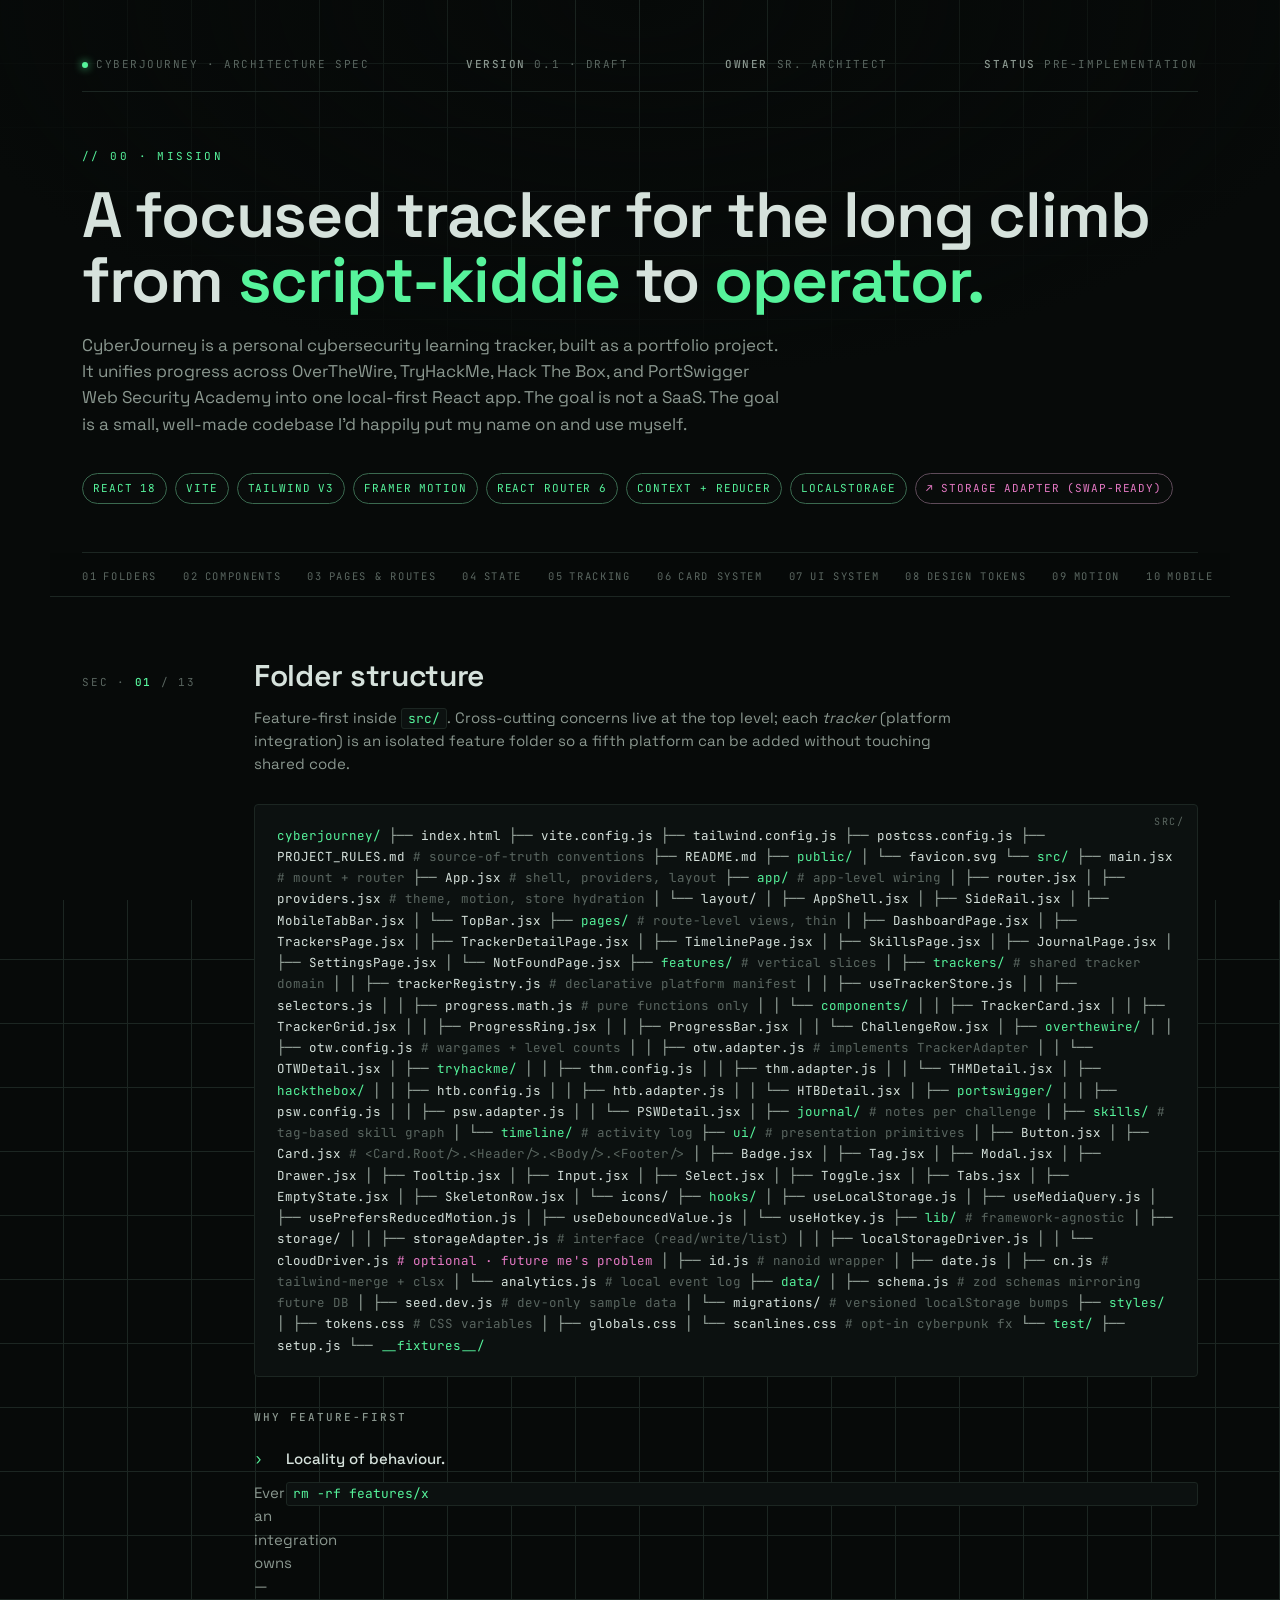
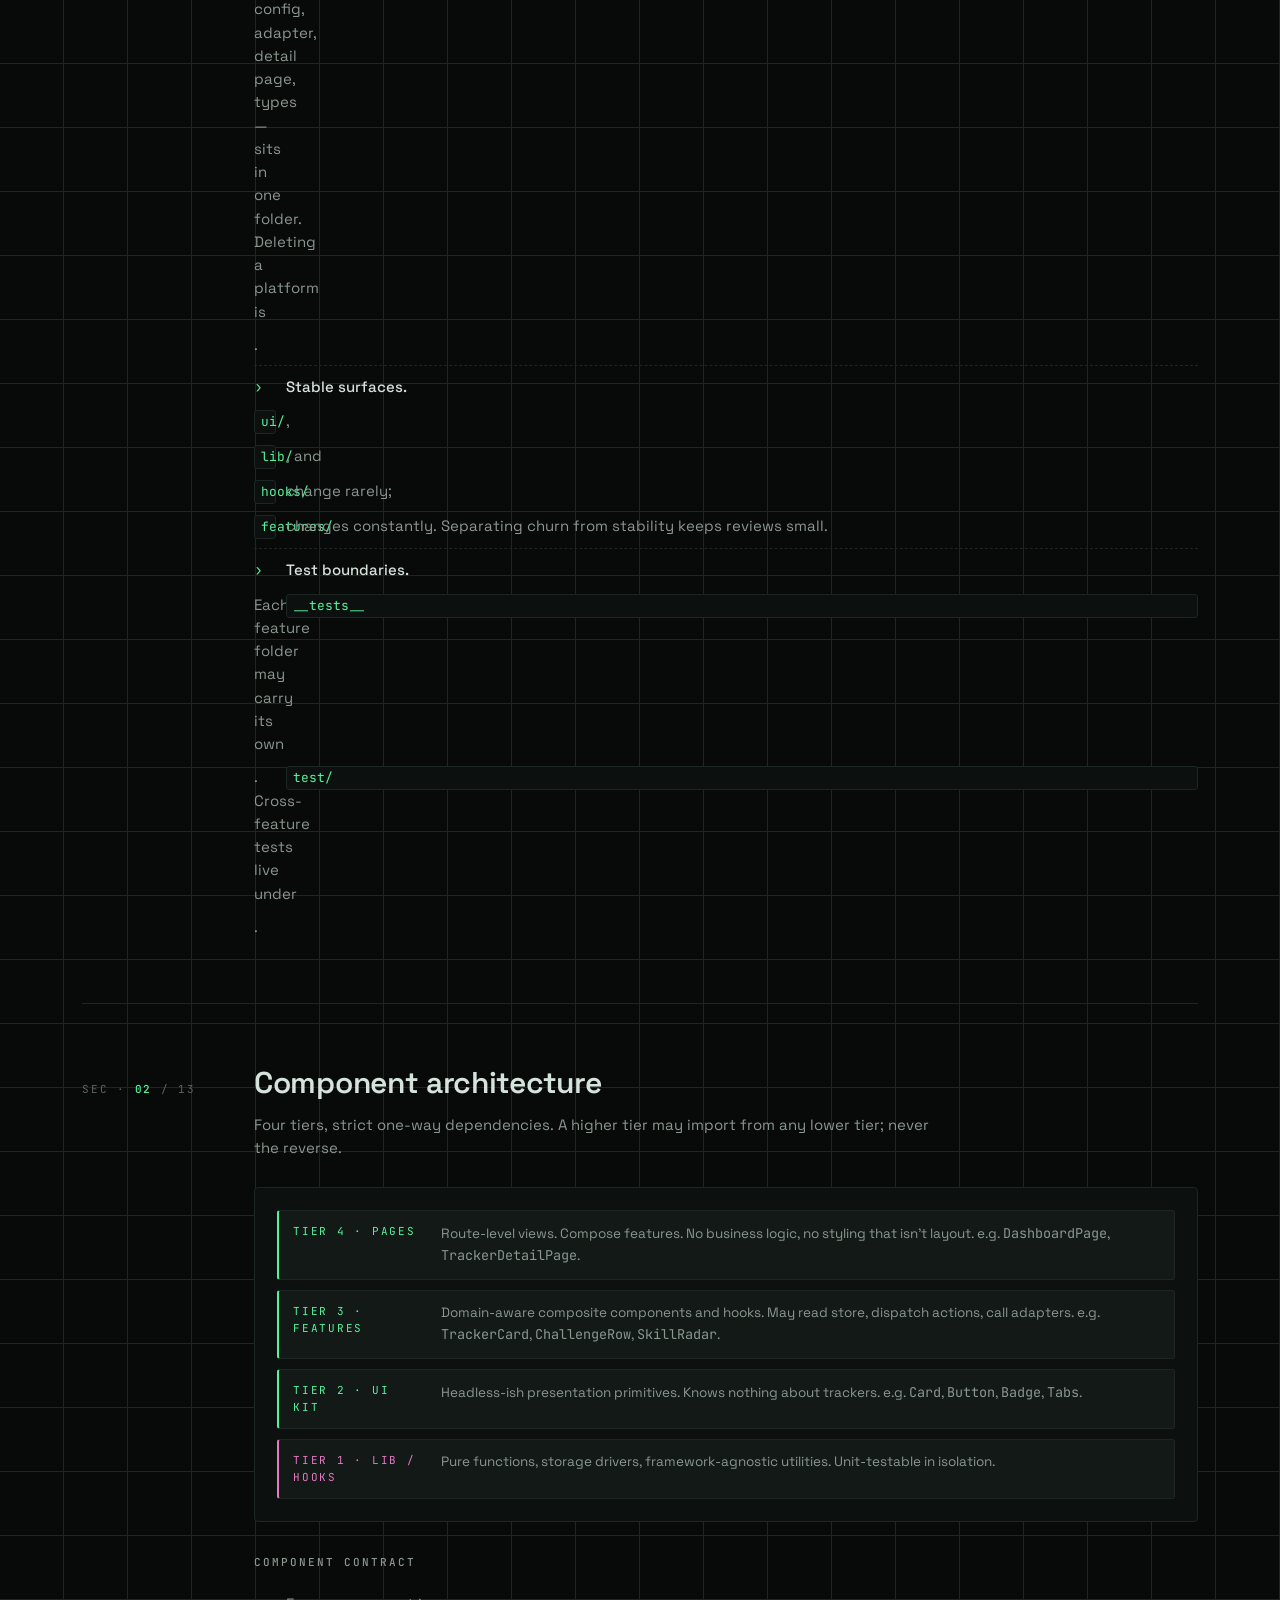
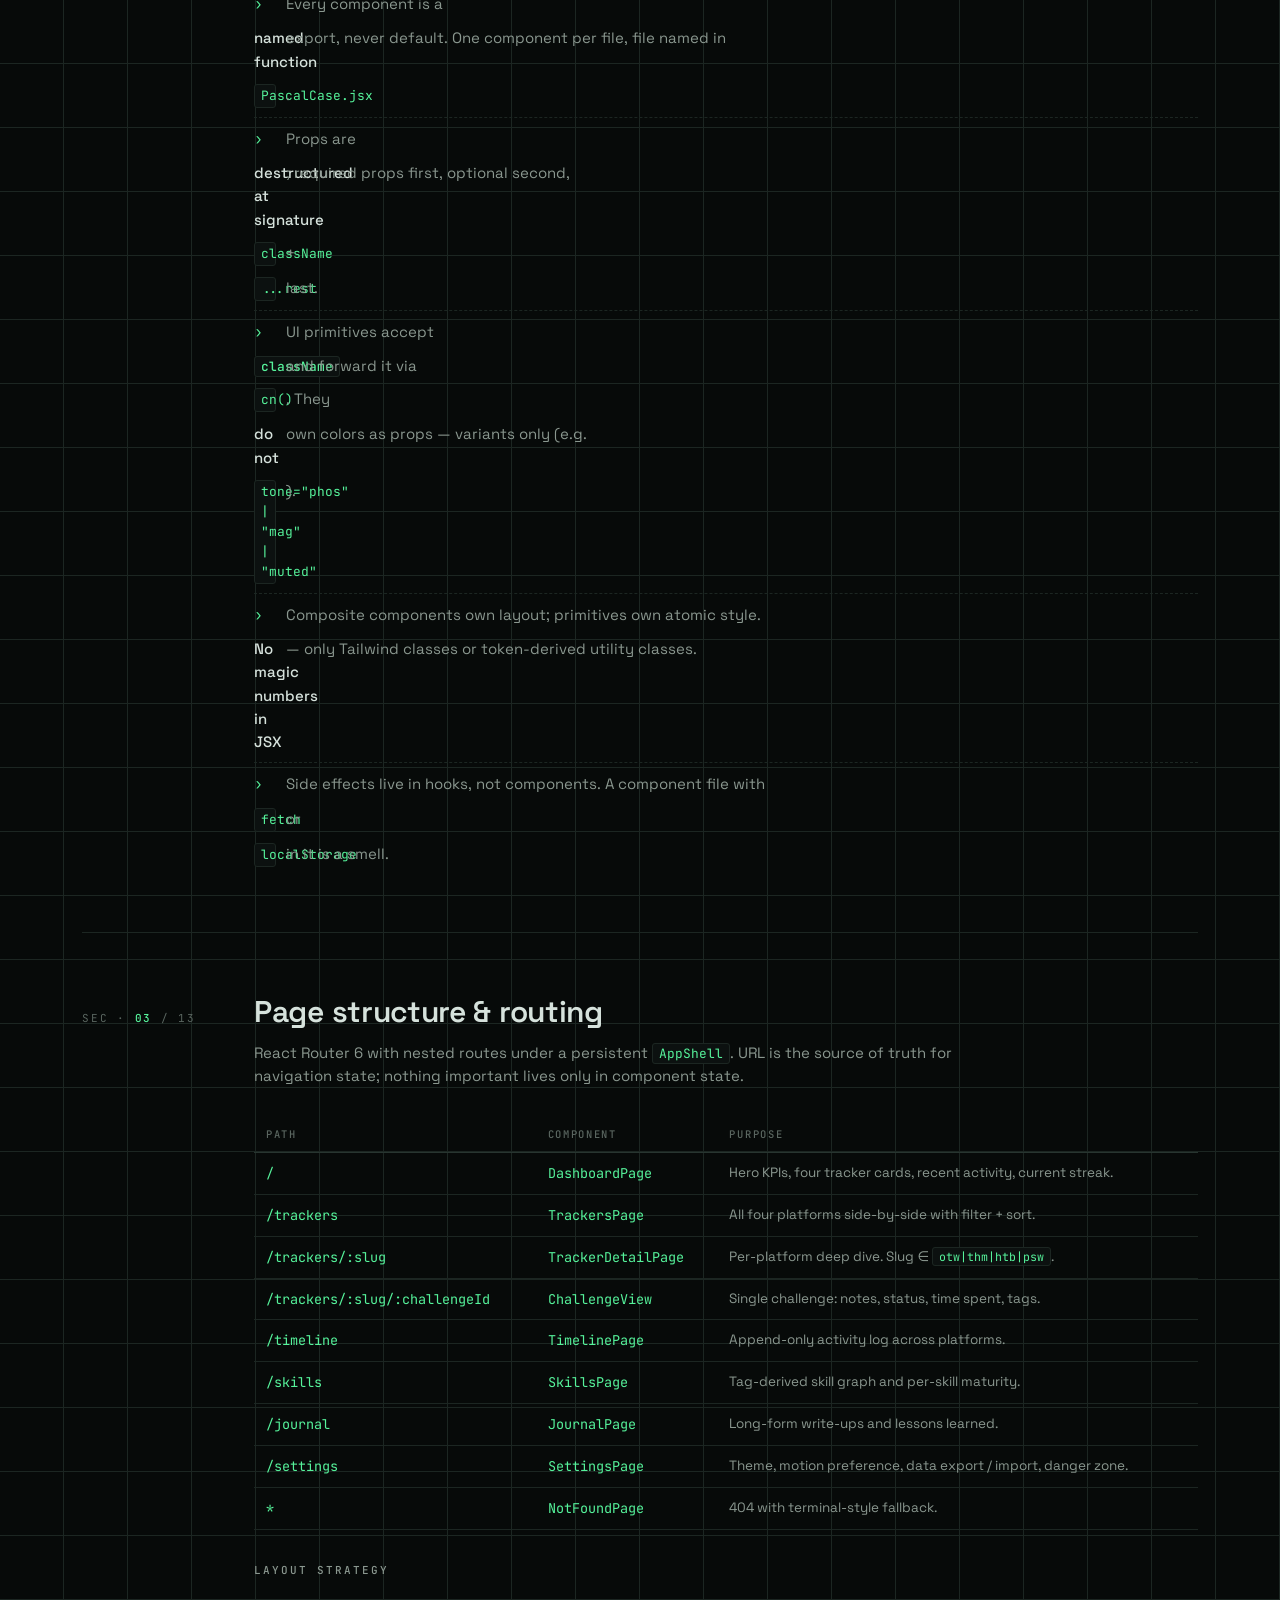
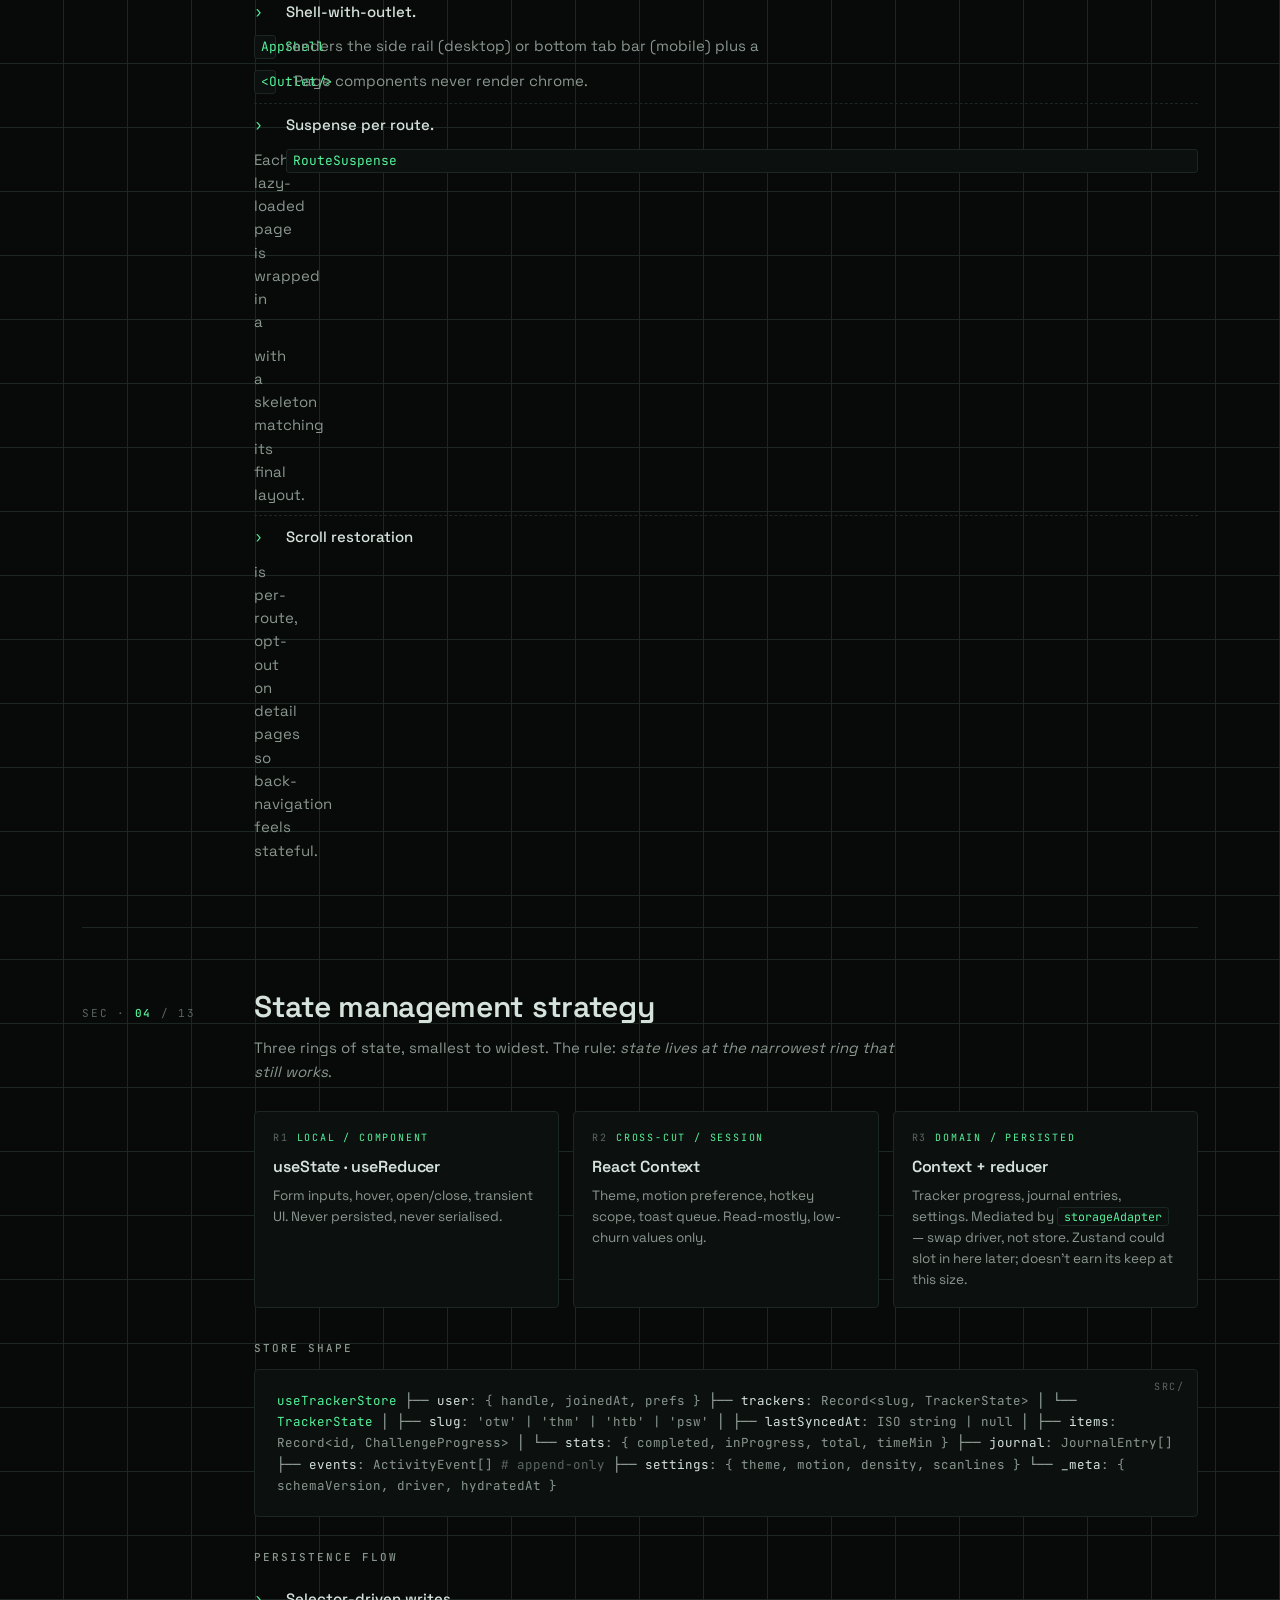
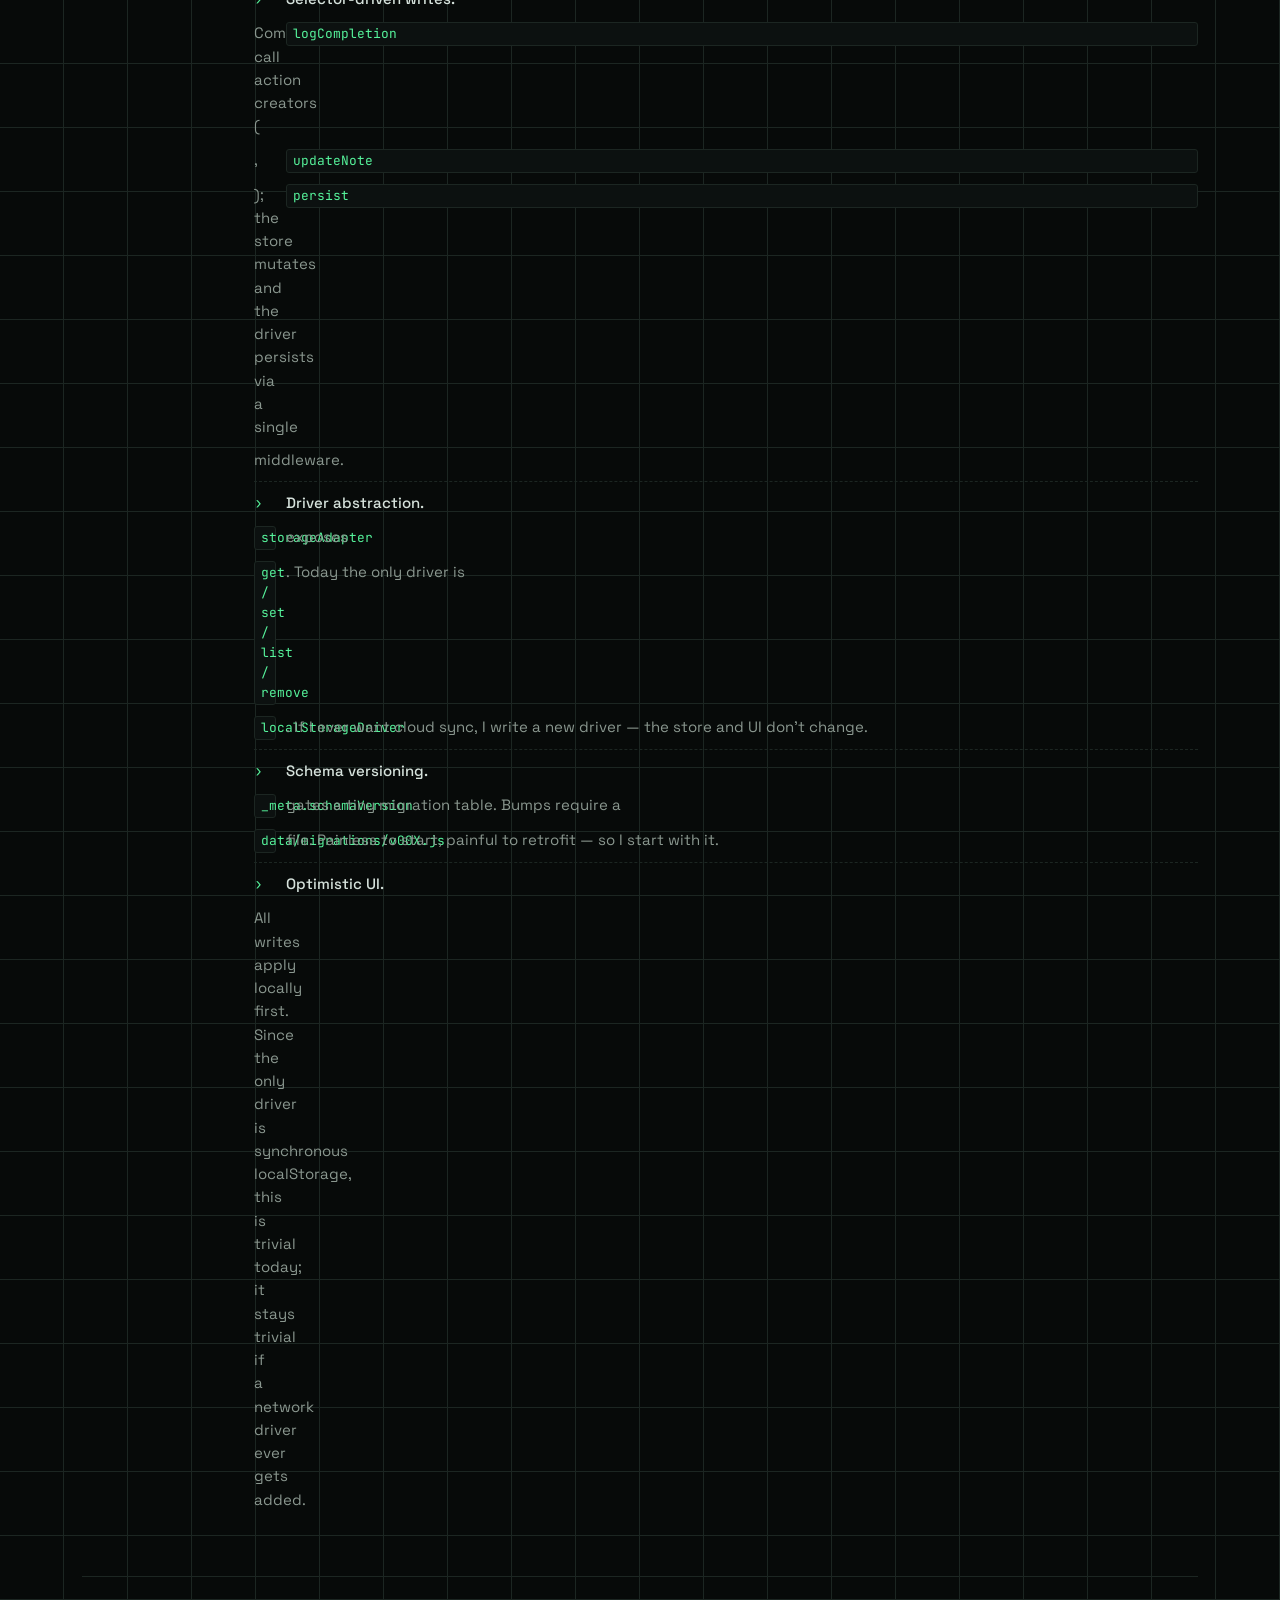
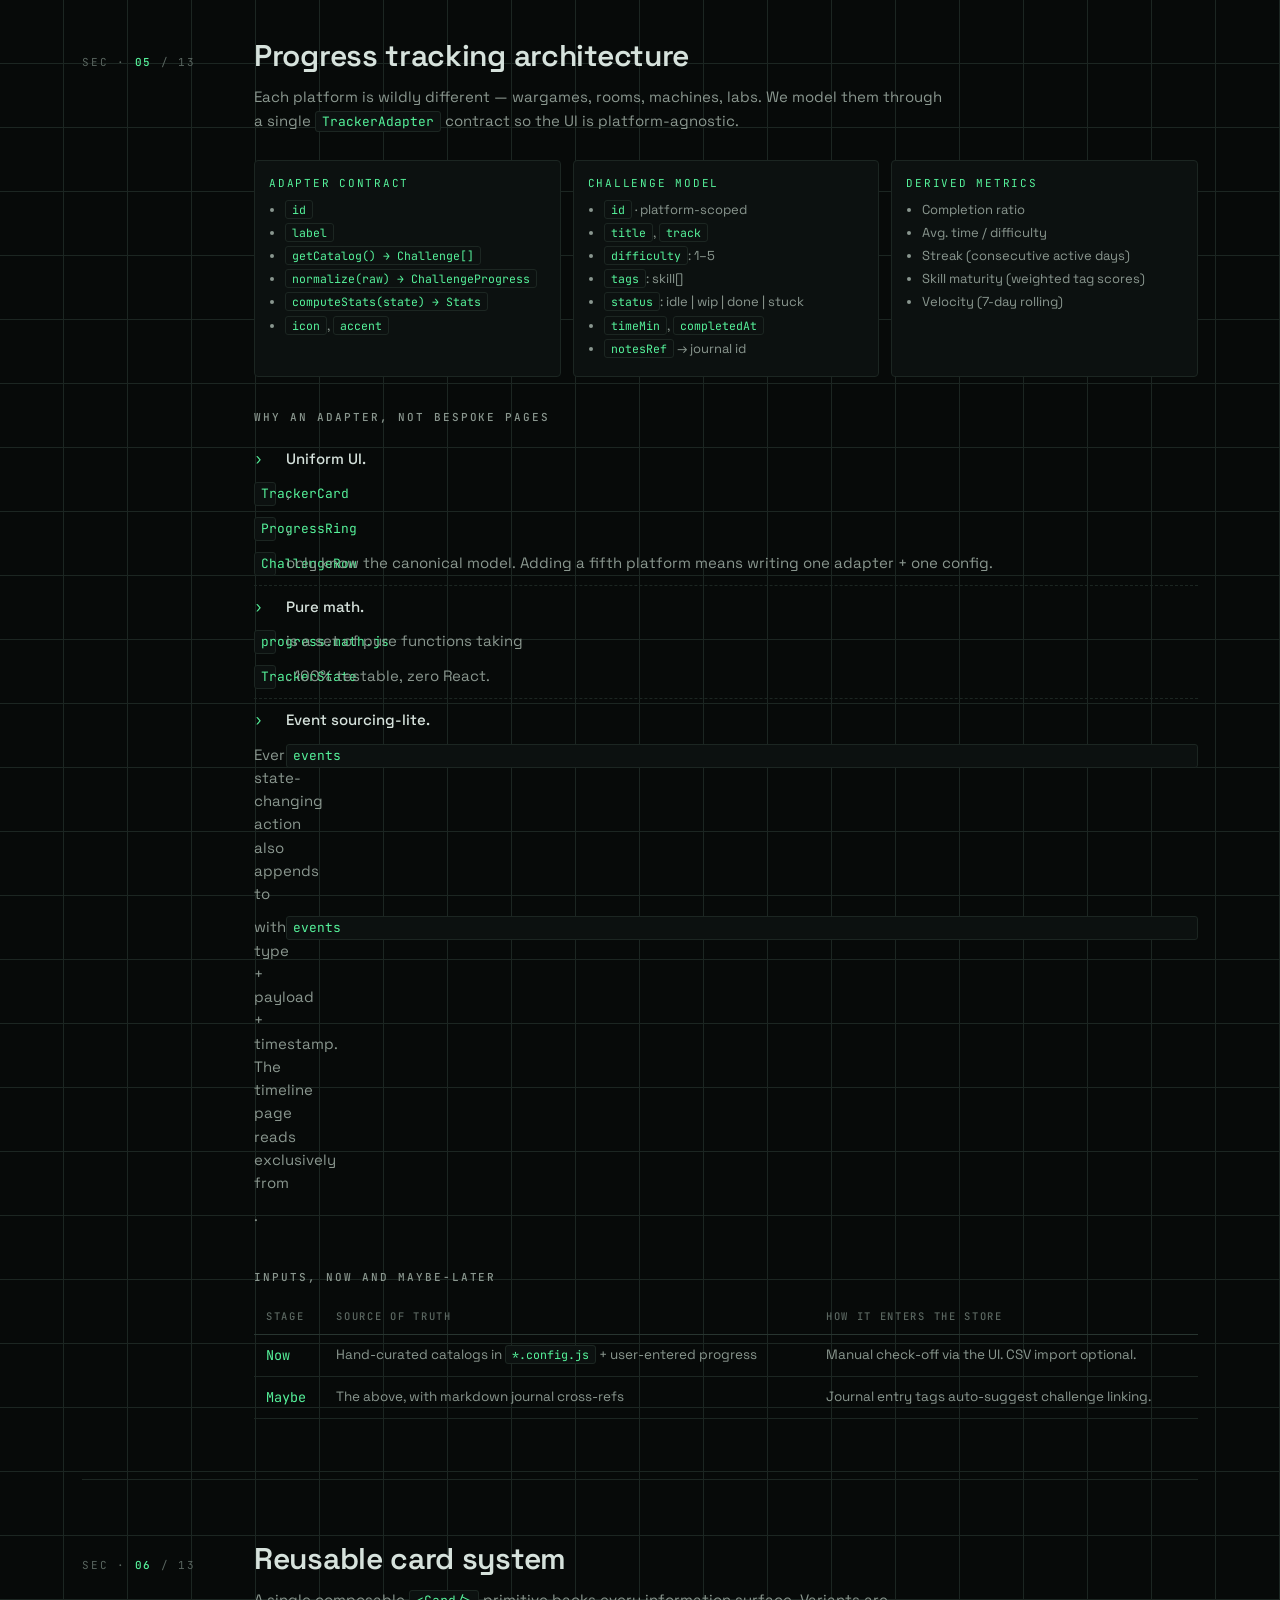
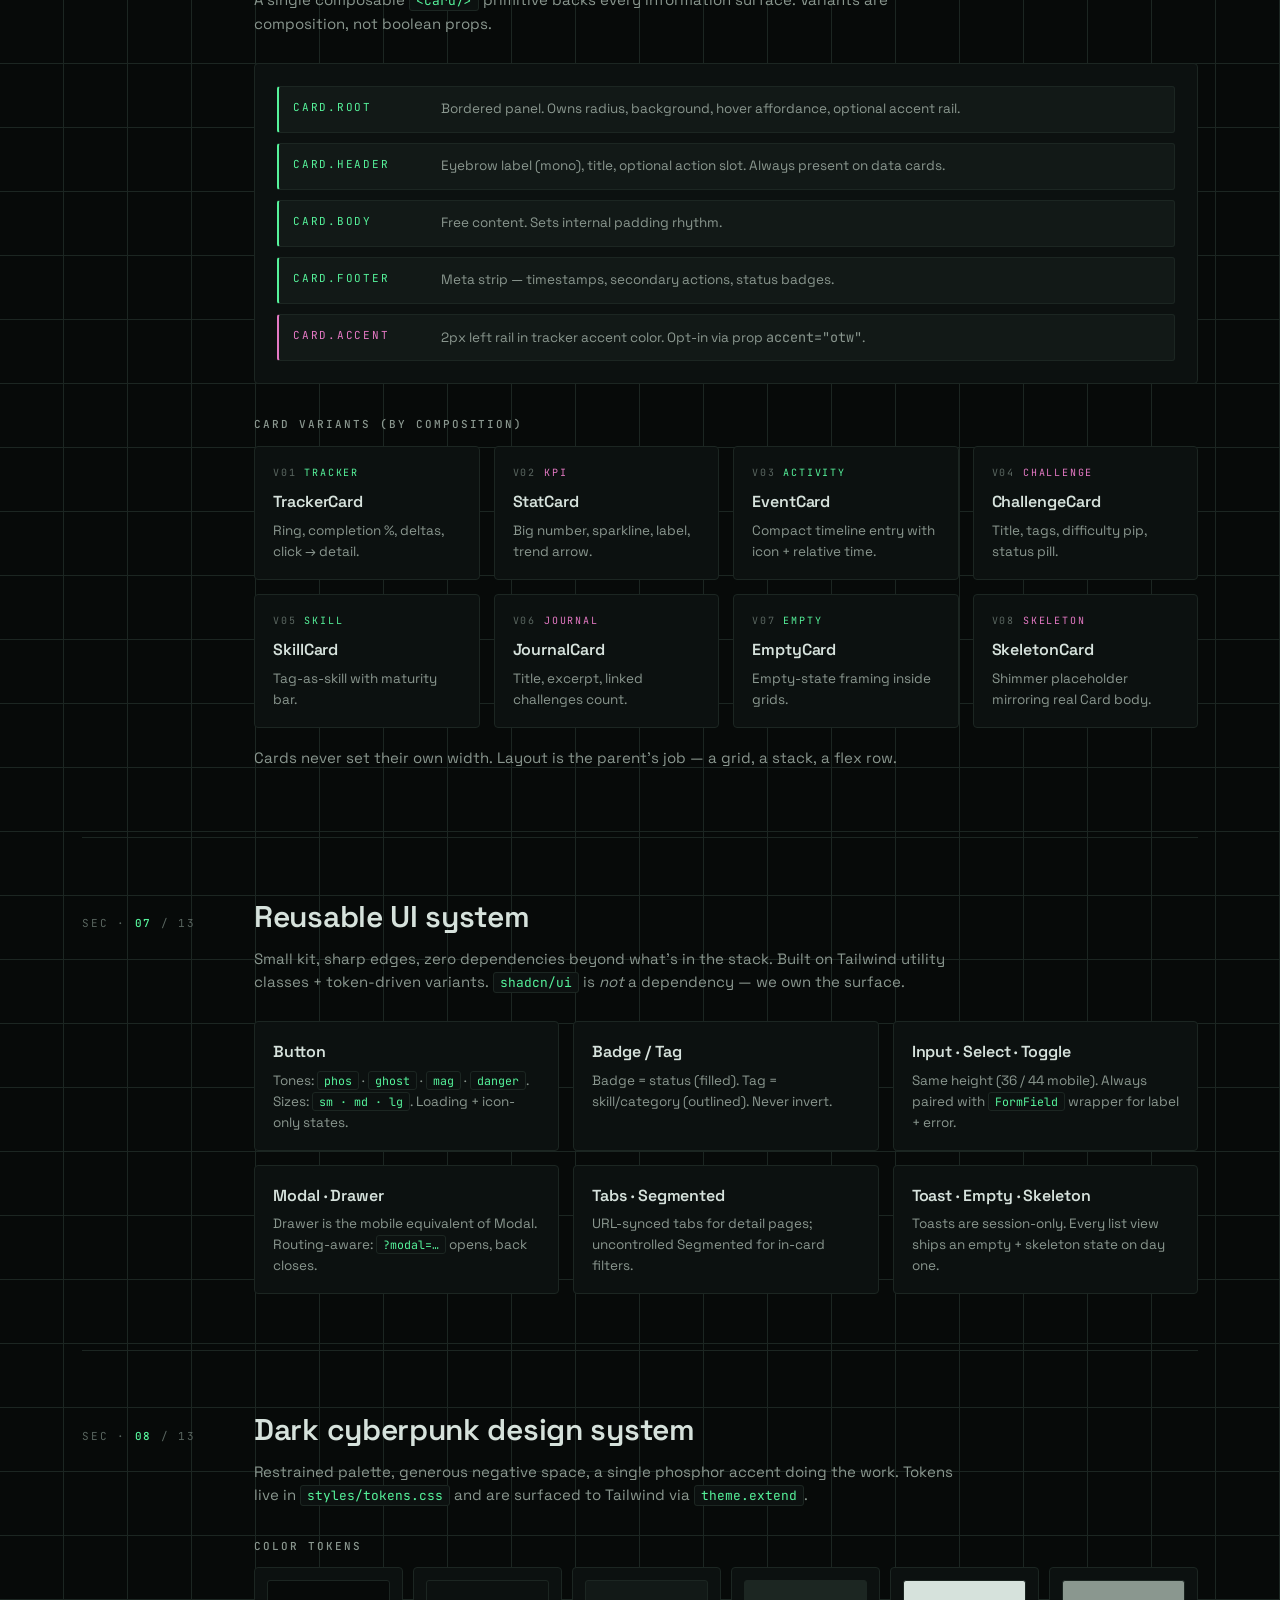
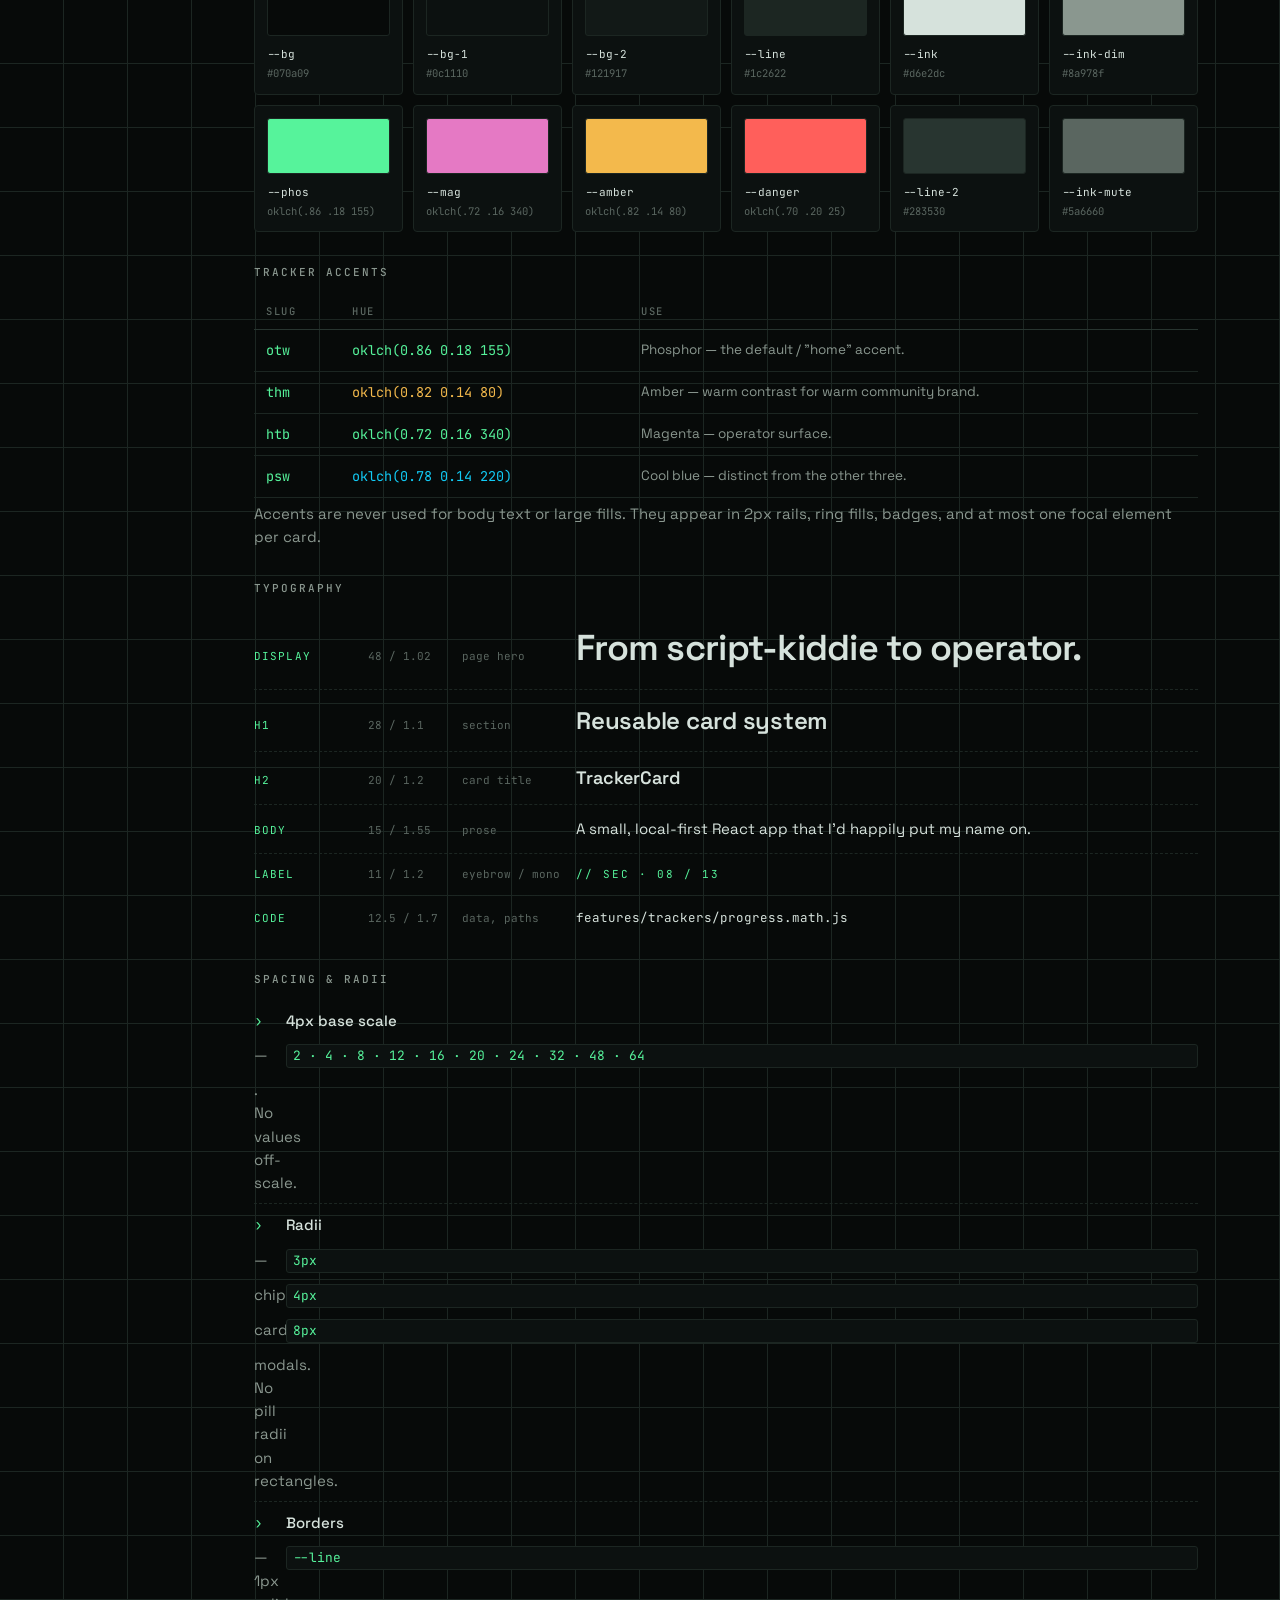
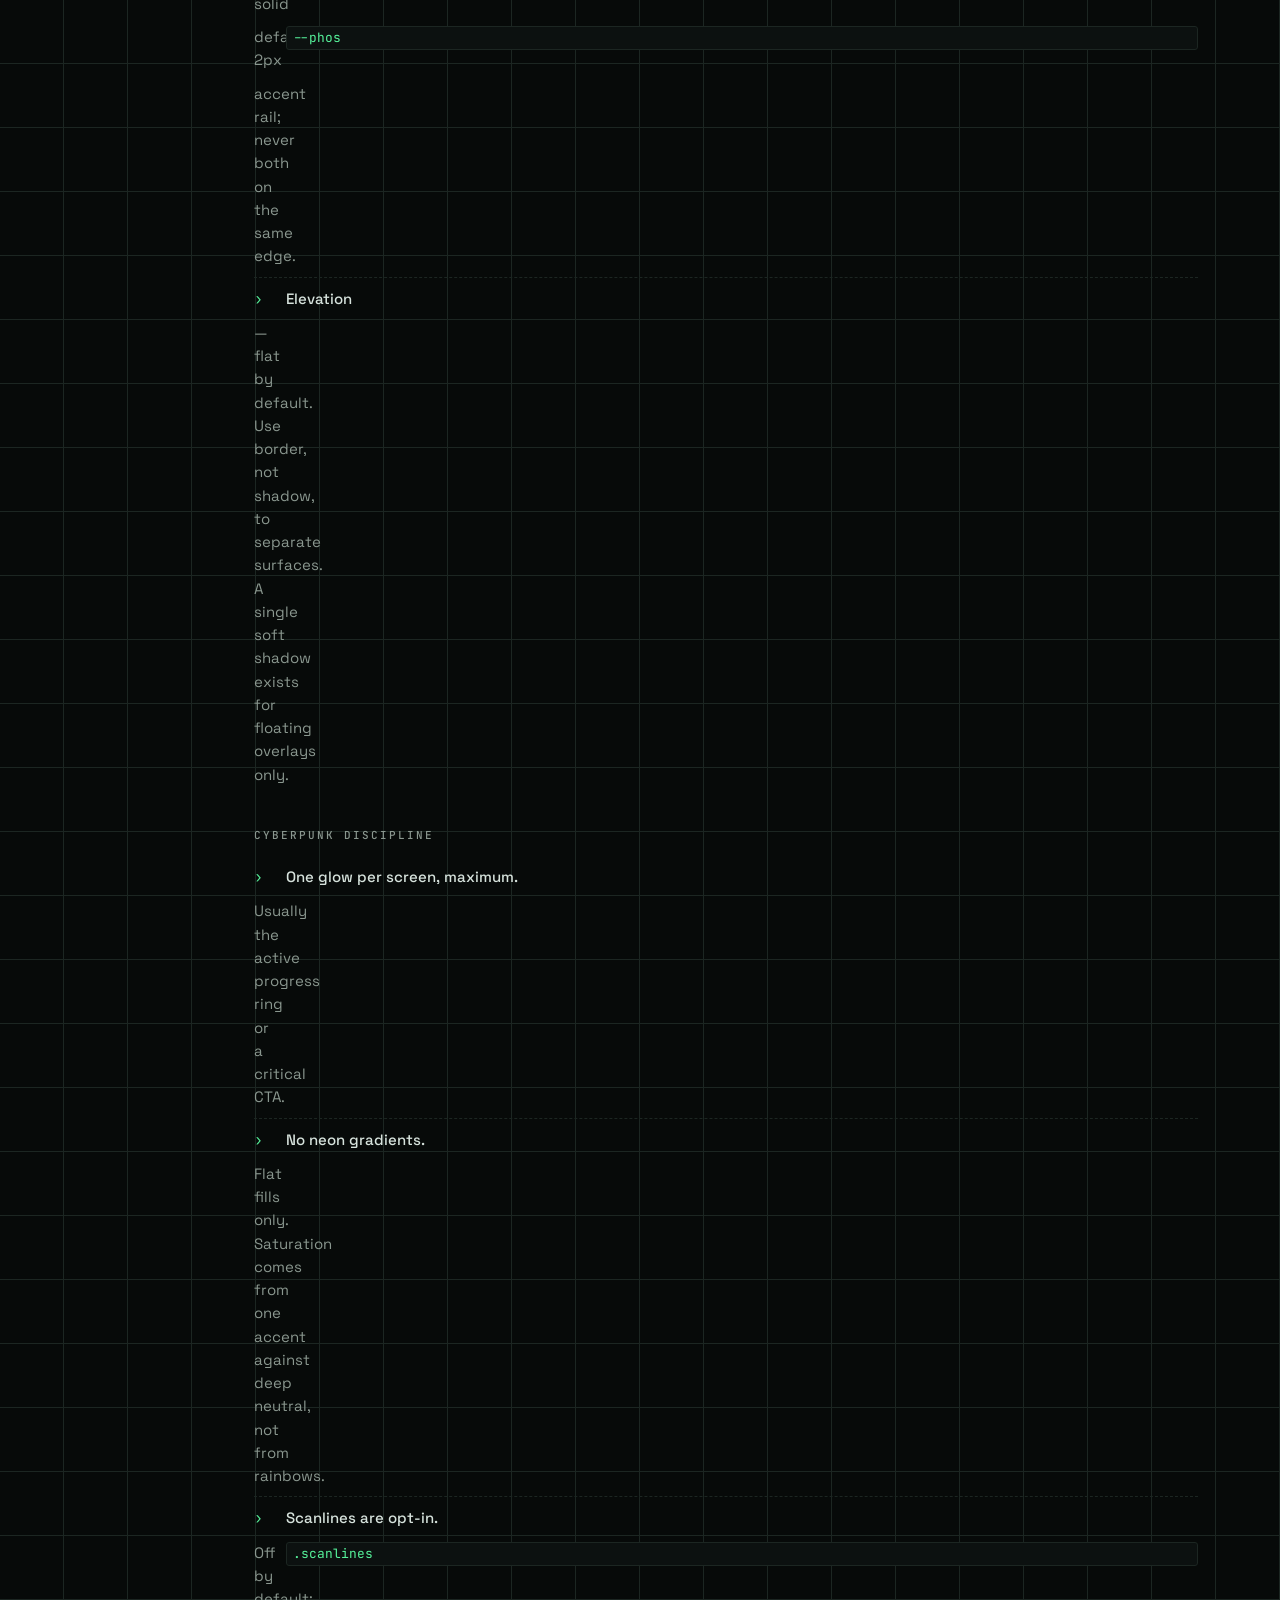
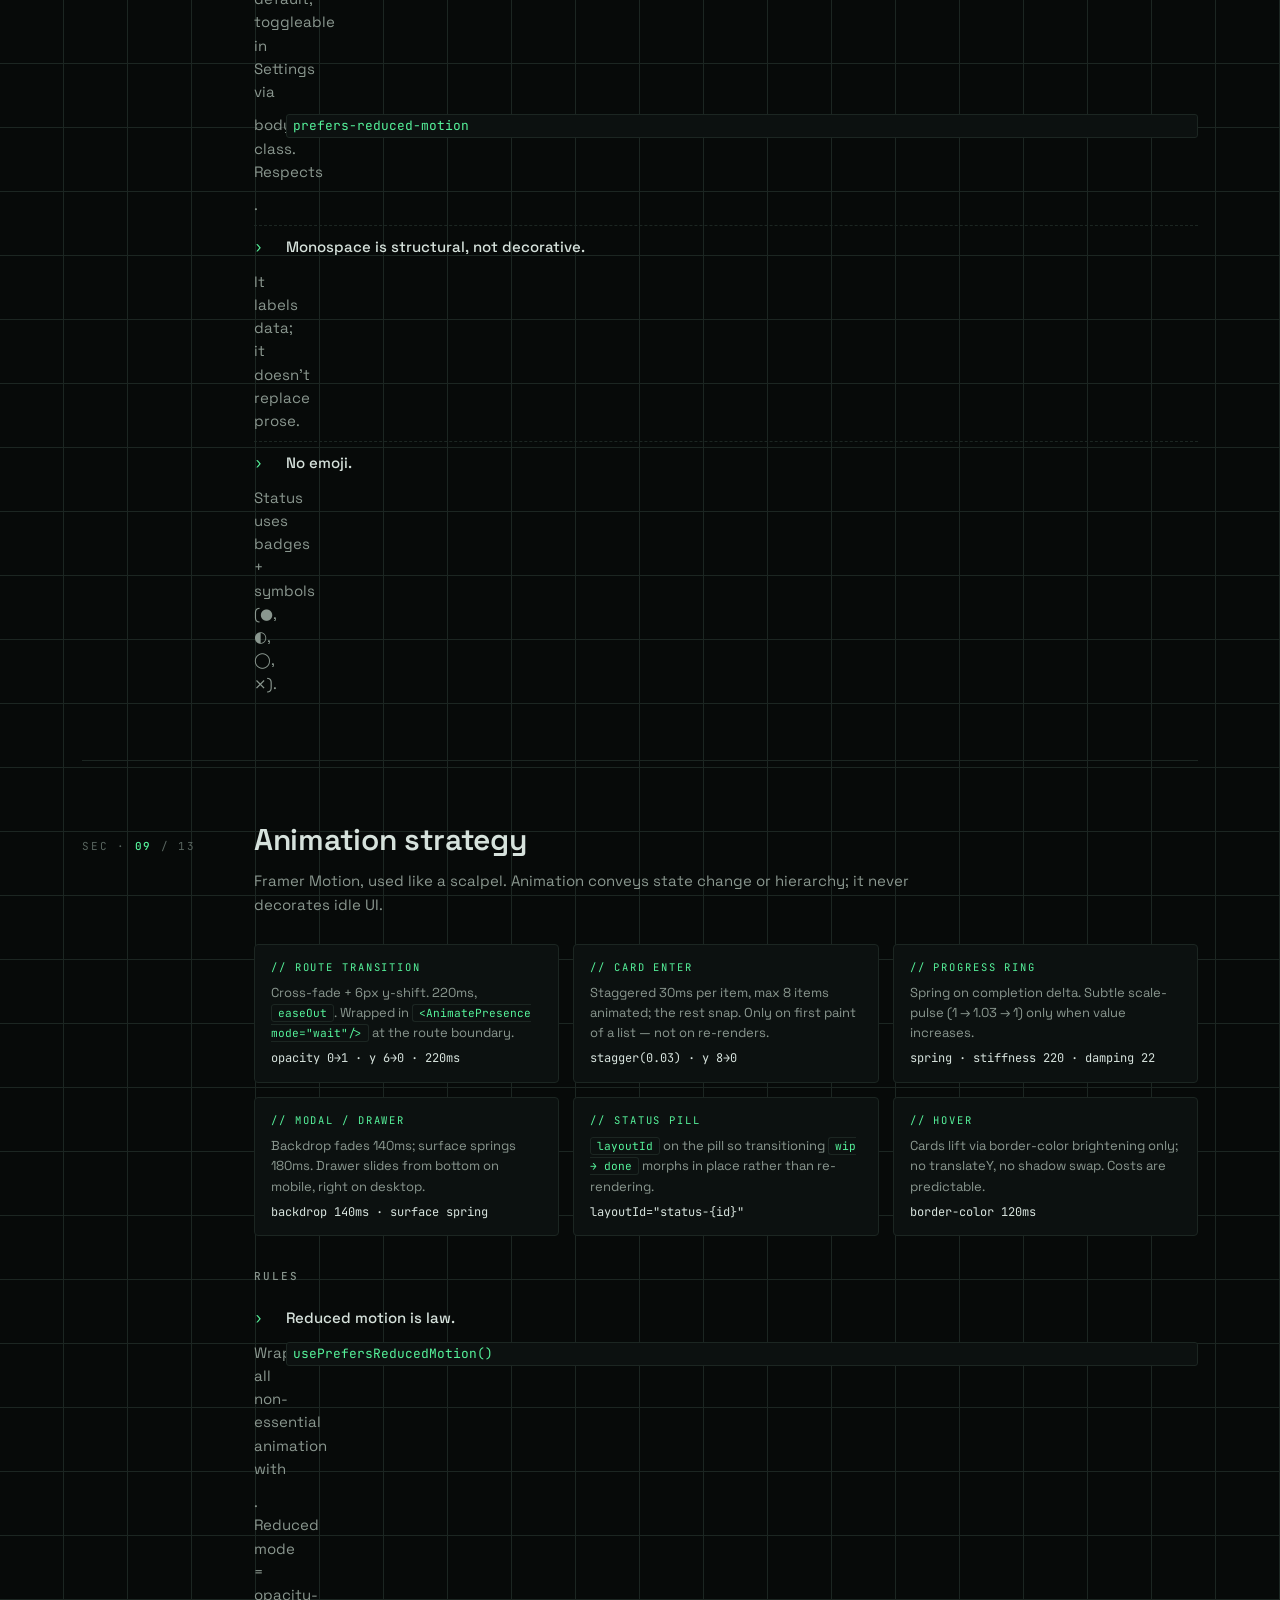
<file: Architecture.html>
<!doctype html>
<html lang="en">
<head>
<meta charset="utf-8" />
<meta name="viewport" content="width=device-width, initial-scale=1" />
<title>CyberJourney Tracker — Architecture Spec v0.1</title>
<link rel="preconnect" href="https://fonts.googleapis.com" />
<link rel="preconnect" href="https://fonts.gstatic.com" crossorigin />
<link href="https://fonts.googleapis.com/css2?family=JetBrains+Mono:wght@400;500;600&family=Space+Grotesk:wght@400;500;600;700&display=swap" rel="stylesheet" />
<style>
  :root {
    --bg:        #070a09;
    --bg-1:      #0c1110;
    --bg-2:      #121917;
    --line:      #1c2622;
    --line-2:    #283530;
    --ink:       #d6e2dc;
    --ink-dim:   #8a978f;
    --ink-mute:  #5a6660;
    --phos:      oklch(0.86 0.18 155);
    --phos-dim:  oklch(0.72 0.14 155);
    --mag:       oklch(0.72 0.16 340);
    --amber:     oklch(0.82 0.14 80);
    --danger:    oklch(0.70 0.20 25);
    --radius:    4px;
    --mono: "JetBrains Mono", ui-monospace, SFMono-Regular, Menlo, monospace;
    --sans: "Space Grotesk", system-ui, sans-serif;
  }
  * { box-sizing: border-box; }
  html, body { margin: 0; padding: 0; }
  body {
    font-family: var(--sans);
    background: var(--bg);
    color: var(--ink);
    font-size: 15px;
    line-height: 1.55;
    -webkit-font-smoothing: antialiased;
    background-image:
      linear-gradient(var(--line) 1px, transparent 1px),
      linear-gradient(90deg, var(--line) 1px, transparent 1px);
    background-size: 64px 64px;
    background-position: -1px -1px;
  }
  body::before {
    content: "";
    position: fixed; inset: 0;
    background: radial-gradient(ellipse 80% 60% at 50% 0%, rgba(0,0,0,0) 0%, var(--bg) 70%);
    pointer-events: none;
    z-index: 0;
  }
  .shell {
    position: relative;
    z-index: 1;
    max-width: 1180px;
    margin: 0 auto;
    padding: 56px 32px 120px;
  }
  @media (max-width: 720px) {
    .shell { padding: 32px 18px 80px; }
    body { background-size: 40px 40px; font-size: 14px; }
  }

  /* ---------- Header ---------- */
  .meta-bar {
    display: flex;
    justify-content: space-between;
    align-items: center;
    gap: 16px;
    font-family: var(--mono);
    font-size: 11px;
    color: var(--ink-mute);
    text-transform: uppercase;
    letter-spacing: 0.14em;
    padding-bottom: 18px;
    border-bottom: 1px solid var(--line);
    flex-wrap: wrap;
  }
  .meta-bar .dot {
    display: inline-block;
    width: 6px; height: 6px;
    border-radius: 50%;
    background: var(--phos);
    box-shadow: 0 0 8px var(--phos);
    margin-right: 8px;
    vertical-align: middle;
  }
  .meta-bar span.kv b { color: var(--ink-dim); font-weight: 500; }

  .hero {
    padding: 56px 0 48px;
    border-bottom: 1px solid var(--line);
  }
  .eyebrow {
    font-family: var(--mono);
    font-size: 11px;
    letter-spacing: 0.22em;
    text-transform: uppercase;
    color: var(--phos);
    margin-bottom: 18px;
  }
  h1.title {
    font-family: var(--sans);
    font-weight: 600;
    font-size: clamp(36px, 6vw, 64px);
    line-height: 1.02;
    letter-spacing: -0.02em;
    margin: 0 0 18px;
    color: var(--ink);
    text-wrap: balance;
  }
  h1.title em {
    font-style: normal;
    color: var(--phos);
  }
  .lede {
    font-size: clamp(15px, 1.4vw, 17px);
    color: var(--ink-dim);
    max-width: 64ch;
    margin: 0;
    text-wrap: pretty;
  }

  .stack-strip {
    margin-top: 36px;
    display: flex;
    flex-wrap: wrap;
    gap: 8px;
    font-family: var(--mono);
    font-size: 11px;
    letter-spacing: 0.08em;
    text-transform: uppercase;
  }
  .pill {
    border: 1px solid var(--line-2);
    color: var(--ink-dim);
    padding: 6px 10px;
    border-radius: 999px;
    background: rgba(255,255,255,0.01);
  }
  .pill.now { color: var(--phos); border-color: color-mix(in oklab, var(--phos) 30%, var(--line-2)); }
  .pill.next { color: var(--mag); border-color: color-mix(in oklab, var(--mag) 30%, var(--line-2)); }

  /* ---------- Sections ---------- */
  section.block {
    padding: 56px 0;
    border-bottom: 1px solid var(--line);
  }
  .sec-head {
    display: grid;
    grid-template-columns: 140px 1fr;
    gap: 32px;
    align-items: baseline;
    margin-bottom: 28px;
  }
  @media (max-width: 720px) {
    .sec-head { grid-template-columns: 1fr; gap: 6px; }
  }
  .sec-num {
    font-family: var(--mono);
    font-size: 11px;
    color: var(--ink-mute);
    letter-spacing: 0.16em;
    padding-top: 6px;
  }
  .sec-num b { color: var(--phos); font-weight: 500; }
  h2.sec-title {
    font-family: var(--sans);
    font-weight: 600;
    font-size: clamp(22px, 2.6vw, 30px);
    letter-spacing: -0.01em;
    margin: 0 0 6px;
    color: var(--ink);
  }
  .sec-sub {
    color: var(--ink-dim);
    max-width: 70ch;
    margin: 0;
    text-wrap: pretty;
  }
  .sec-body {
    margin-left: 172px;
  }
  @media (max-width: 720px) {
    .sec-body { margin-left: 0; }
  }

  /* ---------- Generic content ---------- */
  h3 {
    font-family: var(--mono);
    font-size: 11px;
    letter-spacing: 0.18em;
    text-transform: uppercase;
    color: var(--ink-dim);
    margin: 32px 0 12px;
    font-weight: 500;
  }
  p { margin: 0 0 12px; color: var(--ink); }
  p.muted { color: var(--ink-dim); }
  code, .mono { font-family: var(--mono); }
  .ink-dim { color: var(--ink-dim); }
  .phos { color: var(--phos); }
  .mag  { color: var(--mag); }
  .amber { color: var(--amber); }

  /* Inline code chips */
  p code, li code, td code {
    background: var(--bg-1);
    border: 1px solid var(--line);
    color: var(--phos);
    padding: 1px 6px;
    border-radius: 3px;
    font-size: 0.86em;
  }

  /* ---------- Tree / file structure ---------- */
  .tree {
    background: var(--bg-1);
    border: 1px solid var(--line);
    border-radius: var(--radius);
    padding: 20px 22px;
    font-family: var(--mono);
    font-size: 12.5px;
    line-height: 1.7;
    color: var(--ink-dim);
    overflow-x: auto;
    position: relative;
  }
  .tree::before {
    content: "src/";
    position: absolute;
    top: 8px; right: 12px;
    font-size: 10px;
    letter-spacing: 0.18em;
    color: var(--ink-mute);
    text-transform: uppercase;
  }
  .tree .dir { color: var(--phos); }
  .tree .file { color: var(--ink); }
  .tree .note { color: var(--ink-mute); }
  .tree .new { color: var(--mag); }

  /* ---------- Grid + cards ---------- */
  .grid {
    display: grid;
    gap: 14px;
  }
  .grid.cols-2 { grid-template-columns: repeat(2, 1fr); }
  .grid.cols-3 { grid-template-columns: repeat(3, 1fr); }
  .grid.cols-4 { grid-template-columns: repeat(4, 1fr); }
  @media (max-width: 900px) { .grid.cols-4 { grid-template-columns: repeat(2, 1fr); } }
  @media (max-width: 720px) {
    .grid.cols-2, .grid.cols-3, .grid.cols-4 { grid-template-columns: 1fr; }
  }

  .card {
    background: var(--bg-1);
    border: 1px solid var(--line);
    border-radius: var(--radius);
    padding: 18px 18px 16px;
    position: relative;
  }
  .card .tag {
    font-family: var(--mono);
    font-size: 10px;
    letter-spacing: 0.18em;
    text-transform: uppercase;
    color: var(--phos);
    margin-bottom: 10px;
    display: flex;
    align-items: center;
    gap: 8px;
  }
  .card .tag .num {
    color: var(--ink-mute);
  }
  .card h4 {
    font-family: var(--sans);
    font-weight: 600;
    margin: 0 0 6px;
    font-size: 16px;
    letter-spacing: -0.005em;
  }
  .card p { font-size: 13.5px; color: var(--ink-dim); margin: 0; }
  .card.alt .tag { color: var(--mag); }
  .card.alt .tag .num { color: var(--ink-mute); }

  /* ---------- Tables ---------- */
  table.spec {
    width: 100%;
    border-collapse: collapse;
    font-size: 13.5px;
    margin: 8px 0 4px;
  }
  table.spec th, table.spec td {
    text-align: left;
    padding: 10px 12px;
    border-bottom: 1px solid var(--line);
    vertical-align: top;
  }
  table.spec th {
    font-family: var(--mono);
    font-size: 10.5px;
    letter-spacing: 0.16em;
    text-transform: uppercase;
    color: var(--ink-mute);
    font-weight: 500;
    border-bottom: 1px solid var(--line-2);
  }
  table.spec td.k { font-family: var(--mono); color: var(--phos); white-space: nowrap; }
  table.spec td.t { color: var(--ink-dim); }
  table.spec tr:hover td { background: rgba(255,255,255,0.012); }

  /* ---------- Token swatches ---------- */
  .swatches {
    display: grid;
    grid-template-columns: repeat(6, 1fr);
    gap: 10px;
  }
  @media (max-width: 900px) { .swatches { grid-template-columns: repeat(3, 1fr); } }
  @media (max-width: 480px) { .swatches { grid-template-columns: repeat(2, 1fr); } }
  .sw {
    border: 1px solid var(--line);
    border-radius: var(--radius);
    padding: 12px;
    background: var(--bg-1);
  }
  .sw .chip {
    height: 56px;
    border-radius: 3px;
    border: 1px solid var(--line);
    margin-bottom: 10px;
  }
  .sw .name { font-family: var(--mono); font-size: 11px; color: var(--ink); }
  .sw .val  { font-family: var(--mono); font-size: 10.5px; color: var(--ink-mute); margin-top: 2px; }

  /* ---------- Type scale ---------- */
  .type-row {
    display: grid;
    grid-template-columns: 100px 80px 100px 1fr;
    gap: 14px;
    align-items: baseline;
    padding: 12px 0;
    border-bottom: 1px dashed var(--line);
  }
  .type-row:last-child { border-bottom: 0; }
  .type-row .label { font-family: var(--mono); font-size: 11px; color: var(--phos); letter-spacing: 0.1em; text-transform: uppercase; }
  .type-row .size  { font-family: var(--mono); font-size: 11px; color: var(--ink-mute); }
  .type-row .use   { font-family: var(--mono); font-size: 11px; color: var(--ink-mute); }
  .type-row .demo  { color: var(--ink); }
  @media (max-width: 720px) {
    .type-row { grid-template-columns: 1fr 1fr; gap: 4px 14px; }
    .type-row .demo { grid-column: 1 / -1; }
  }

  /* ---------- Diagrams ---------- */
  .diagram {
    background: var(--bg-1);
    border: 1px solid var(--line);
    border-radius: var(--radius);
    padding: 22px;
    overflow-x: auto;
  }
  .layer-stack {
    display: grid;
    gap: 10px;
  }
  .layer {
    border: 1px solid var(--line);
    border-left: 2px solid var(--phos);
    background: var(--bg-2);
    padding: 12px 14px;
    border-radius: 3px;
    display: grid;
    grid-template-columns: 130px 1fr;
    gap: 18px;
    font-size: 13.5px;
  }
  .layer .ll { font-family: var(--mono); font-size: 11px; color: var(--phos); letter-spacing: 0.16em; text-transform: uppercase; }
  .layer .lt { color: var(--ink-dim); }
  .layer.note { border-left-color: var(--mag); }
  .layer.note .ll { color: var(--mag); }
  @media (max-width: 720px) { .layer { grid-template-columns: 1fr; gap: 4px; } }

  /* Card system map */
  .card-map {
    display: grid;
    grid-template-columns: repeat(3, 1fr);
    gap: 12px;
  }
  @media (max-width: 720px) { .card-map { grid-template-columns: 1fr; } }
  .card-map .node {
    border: 1px solid var(--line);
    background: var(--bg-1);
    padding: 14px;
    border-radius: var(--radius);
  }
  .card-map .node .h {
    font-family: var(--mono);
    font-size: 11px;
    letter-spacing: 0.16em;
    color: var(--phos);
    text-transform: uppercase;
    margin-bottom: 8px;
  }
  .card-map .node ul {
    margin: 0; padding-left: 16px;
    font-size: 13px; color: var(--ink-dim);
  }
  .card-map .node li { margin-bottom: 3px; }
  .card-map .node code { font-size: 11.5px; }

  /* Lists */
  ul.clean { list-style: none; padding-left: 0; margin: 0; }
  ul.clean li {
    padding: 9px 0;
    border-bottom: 1px dashed var(--line);
    color: var(--ink-dim);
    display: grid;
    grid-template-columns: 22px 1fr;
    gap: 10px;
    align-items: baseline;
  }
  ul.clean li:last-child { border-bottom: 0; }
  ul.clean li::before {
    content: "›";
    color: var(--phos);
    font-family: var(--mono);
  }
  ul.clean li b { color: var(--ink); font-weight: 500; }

  /* Two-col convention listing */
  .conv {
    display: grid;
    grid-template-columns: 1fr 1fr;
    gap: 12px;
    margin: 14px 0;
  }
  @media (max-width: 720px) { .conv { grid-template-columns: 1fr; } }
  .conv .ok, .conv .no {
    border: 1px solid var(--line);
    border-radius: var(--radius);
    padding: 14px 16px;
    background: var(--bg-1);
    font-family: var(--mono);
    font-size: 12.5px;
    line-height: 1.7;
  }
  .conv .ok { border-left: 2px solid var(--phos); }
  .conv .no { border-left: 2px solid var(--danger); opacity: 0.85; }
  .conv .h {
    font-size: 10px;
    letter-spacing: 0.2em;
    text-transform: uppercase;
    color: var(--ink-mute);
    margin-bottom: 8px;
  }
  .conv .ok .h b { color: var(--phos); }
  .conv .no .h b { color: var(--danger); }
  .conv .row { color: var(--ink); }
  .conv .row.dim { color: var(--ink-mute); text-decoration: line-through; }

  /* Phase timeline */
  .timeline {
    display: grid;
    grid-template-columns: repeat(4, 1fr);
    gap: 0;
    border: 1px solid var(--line);
    border-radius: var(--radius);
    overflow: hidden;
  }
  @media (max-width: 900px) { .timeline { grid-template-columns: 1fr 1fr; } }
  @media (max-width: 520px) { .timeline { grid-template-columns: 1fr; } }
  .phase {
    padding: 18px 18px 20px;
    background: var(--bg-1);
    border-right: 1px solid var(--line);
    position: relative;
  }
  .phase:last-child { border-right: 0; }
  .phase .ph {
    font-family: var(--mono);
    font-size: 10.5px;
    letter-spacing: 0.18em;
    color: var(--ink-mute);
    text-transform: uppercase;
    margin-bottom: 6px;
  }
  .phase .ph b { color: var(--phos); font-weight: 500; }
  .phase h5 {
    font-family: var(--sans);
    font-size: 14.5px;
    font-weight: 600;
    margin: 0 0 6px;
  }
  .phase p { font-size: 12.5px; color: var(--ink-dim); margin: 0; }
  .phase.next .ph b { color: var(--mag); }
  .phase.next { background: linear-gradient(180deg, var(--bg-1), color-mix(in oklab, var(--mag) 4%, var(--bg-1))); }

  /* Mobile breakpoint diagram */
  .bp-row {
    display: grid;
    grid-template-columns: 90px 80px 1fr;
    align-items: center;
    gap: 14px;
    padding: 10px 0;
    border-bottom: 1px dashed var(--line);
  }
  .bp-row:last-child { border-bottom: 0; }
  .bp-row .bar {
    height: 8px;
    background: var(--bg-2);
    border: 1px solid var(--line);
    border-radius: 2px;
    position: relative;
    overflow: hidden;
  }
  .bp-row .bar i {
    position: absolute; left: 0; top: 0; bottom: 0;
    background: var(--phos);
    opacity: 0.7;
  }
  .bp-row .lbl { font-family: var(--mono); font-size: 11px; color: var(--phos); letter-spacing: 0.1em; text-transform: uppercase; }
  .bp-row .px { font-family: var(--mono); font-size: 11px; color: var(--ink-mute); }

  /* Animation table small */
  .anim-card {
    border: 1px solid var(--line);
    background: var(--bg-1);
    border-radius: var(--radius);
    padding: 14px 16px;
  }
  .anim-card .ah {
    font-family: var(--mono);
    font-size: 10.5px;
    letter-spacing: 0.18em;
    text-transform: uppercase;
    color: var(--phos);
    margin-bottom: 8px;
  }
  .anim-card p { font-size: 13px; color: var(--ink-dim); margin: 0; }
  .anim-card .e { font-family: var(--mono); color: var(--ink); font-size: 12px; margin-top: 6px; }

  /* Footer */
  footer.colophon {
    margin-top: 60px;
    padding-top: 24px;
    border-top: 1px solid var(--line);
    font-family: var(--mono);
    font-size: 11px;
    color: var(--ink-mute);
    letter-spacing: 0.12em;
    text-transform: uppercase;
    display: flex;
    justify-content: space-between;
    flex-wrap: wrap;
    gap: 10px;
  }

  /* selectable nav */
  .toc {
    position: sticky;
    top: 0;
    background: color-mix(in oklab, var(--bg) 92%, transparent);
    backdrop-filter: blur(6px);
    -webkit-backdrop-filter: blur(6px);
    border-bottom: 1px solid var(--line);
    z-index: 5;
    margin: 0 -32px;
    padding: 10px 32px;
    overflow-x: auto;
    white-space: nowrap;
  }
  @media (max-width: 720px) { .toc { margin: 0 -18px; padding: 10px 18px; } }
  .toc a {
    font-family: var(--mono);
    font-size: 10.5px;
    letter-spacing: 0.16em;
    text-transform: uppercase;
    color: var(--ink-mute);
    text-decoration: none;
    margin-right: 22px;
  }
  .toc a:hover { color: var(--phos); }
  .toc a .n { color: var(--ink-mute); margin-right: 6px; }
</style>
</head>
<body>
<div class="shell">

  <!-- ===== META BAR ===== -->
  <div class="meta-bar">
    <span><span class="dot"></span>CYBERJOURNEY · ARCHITECTURE SPEC</span>
    <span class="kv"><b>VERSION</b> 0.1 · DRAFT</span>
    <span class="kv"><b>OWNER</b> SR. ARCHITECT</span>
    <span class="kv"><b>STATUS</b> PRE-IMPLEMENTATION</span>
  </div>

  <!-- ===== HERO ===== -->
  <header class="hero">
    <div class="eyebrow">// 00 · MISSION</div>
    <h1 class="title">A focused tracker for the long climb from <em>script-kiddie</em> to <em>operator.</em></h1>
    <p class="lede">CyberJourney is a personal cybersecurity learning tracker, built as a portfolio project. It unifies progress across OverTheWire, TryHackMe, Hack&nbsp;The&nbsp;Box, and PortSwigger Web Security Academy into one local-first React app. The goal is not a SaaS. The goal is a small, well-made codebase I'd happily put my name on and use myself.</p>
    <div class="stack-strip">
      <span class="pill now">React 18</span>
      <span class="pill now">Vite</span>
      <span class="pill now">Tailwind v3</span>
      <span class="pill now">Framer Motion</span>
      <span class="pill now">React Router 6</span>
      <span class="pill now">Context + reducer</span>
      <span class="pill now">LocalStorage</span>
      <span class="pill next">↗ storage adapter (swap-ready)</span>
    </div>
  </header>

  <!-- ===== TOC ===== -->
  <nav class="toc" aria-label="Sections">
    <a href="#folders"><span class="n">01</span>Folders</a>
    <a href="#components"><span class="n">02</span>Components</a>
    <a href="#pages"><span class="n">03</span>Pages &amp; Routes</a>
    <a href="#state"><span class="n">04</span>State</a>
    <a href="#tracking"><span class="n">05</span>Tracking</a>
    <a href="#cards"><span class="n">06</span>Card System</a>
    <a href="#ui"><span class="n">07</span>UI System</a>
    <a href="#design"><span class="n">08</span>Design Tokens</a>
    <a href="#motion"><span class="n">09</span>Motion</a>
    <a href="#mobile"><span class="n">10</span>Mobile</a>
    <a href="#naming"><span class="n">11</span>Naming</a>
    <a href="#scale"><span class="n">12</span>Scale</a>
    <a href="#rules"><span class="n">13</span>Rules</a>
  </nav>

  <!-- =========================================================
       01 · FOLDER STRUCTURE
  ========================================================== -->
  <section class="block" id="folders">
    <div class="sec-head">
      <div class="sec-num">SEC · <b>01</b> / 13</div>
      <div>
        <h2 class="sec-title">Folder structure</h2>
        <p class="sec-sub">Feature-first inside <code>src/</code>. Cross-cutting concerns live at the top level; each <i>tracker</i> (platform integration) is an isolated feature folder so a fifth platform can be added without touching shared code.</p>
      </div>
    </div>
    <div class="sec-body">

<div class="tree" aria-label="src directory tree">
<span class="dir">cyberjourney/</span>
├── <span class="file">index.html</span>
├── <span class="file">vite.config.js</span>
├── <span class="file">tailwind.config.js</span>
├── <span class="file">postcss.config.js</span>
├── <span class="file">PROJECT_RULES.md</span>           <span class="note"># source-of-truth conventions</span>
├── <span class="file">README.md</span>
├── <span class="dir">public/</span>
│   └── <span class="file">favicon.svg</span>
└── <span class="dir">src/</span>
    ├── <span class="file">main.jsx</span>                    <span class="note"># mount + router</span>
    ├── <span class="file">App.jsx</span>                     <span class="note"># shell, providers, layout</span>
    ├── <span class="dir">app/</span>                         <span class="note"># app-level wiring</span>
    │   ├── <span class="file">router.jsx</span>
    │   ├── <span class="file">providers.jsx</span>             <span class="note"># theme, motion, store hydration</span>
    │   └── <span class="file">layout/</span>
    │       ├── <span class="file">AppShell.jsx</span>
    │       ├── <span class="file">SideRail.jsx</span>
    │       ├── <span class="file">MobileTabBar.jsx</span>
    │       └── <span class="file">TopBar.jsx</span>
    ├── <span class="dir">pages/</span>                       <span class="note"># route-level views, thin</span>
    │   ├── <span class="file">DashboardPage.jsx</span>
    │   ├── <span class="file">TrackersPage.jsx</span>
    │   ├── <span class="file">TrackerDetailPage.jsx</span>
    │   ├── <span class="file">TimelinePage.jsx</span>
    │   ├── <span class="file">SkillsPage.jsx</span>
    │   ├── <span class="file">JournalPage.jsx</span>
    │   ├── <span class="file">SettingsPage.jsx</span>
    │   └── <span class="file">NotFoundPage.jsx</span>
    ├── <span class="dir">features/</span>                    <span class="note"># vertical slices</span>
    │   ├── <span class="dir">trackers/</span>                  <span class="note"># shared tracker domain</span>
    │   │   ├── <span class="file">trackerRegistry.js</span>      <span class="note"># declarative platform manifest</span>
    │   │   ├── <span class="file">useTrackerStore.js</span>
    │   │   ├── <span class="file">selectors.js</span>
    │   │   ├── <span class="file">progress.math.js</span>       <span class="note"># pure functions only</span>
    │   │   └── <span class="dir">components/</span>
    │   │       ├── <span class="file">TrackerCard.jsx</span>
    │   │       ├── <span class="file">TrackerGrid.jsx</span>
    │   │       ├── <span class="file">ProgressRing.jsx</span>
    │   │       ├── <span class="file">ProgressBar.jsx</span>
    │   │       └── <span class="file">ChallengeRow.jsx</span>
    │   ├── <span class="dir">overthewire/</span>
    │   │   ├── <span class="file">otw.config.js</span>          <span class="note"># wargames + level counts</span>
    │   │   ├── <span class="file">otw.adapter.js</span>         <span class="note"># implements TrackerAdapter</span>
    │   │   └── <span class="file">OTWDetail.jsx</span>
    │   ├── <span class="dir">tryhackme/</span>
    │   │   ├── <span class="file">thm.config.js</span>
    │   │   ├── <span class="file">thm.adapter.js</span>
    │   │   └── <span class="file">THMDetail.jsx</span>
    │   ├── <span class="dir">hackthebox/</span>
    │   │   ├── <span class="file">htb.config.js</span>
    │   │   ├── <span class="file">htb.adapter.js</span>
    │   │   └── <span class="file">HTBDetail.jsx</span>
    │   ├── <span class="dir">portswigger/</span>
    │   │   ├── <span class="file">psw.config.js</span>
    │   │   ├── <span class="file">psw.adapter.js</span>
    │   │   └── <span class="file">PSWDetail.jsx</span>
    │   ├── <span class="dir">journal/</span>                  <span class="note"># notes per challenge</span>
    │   ├── <span class="dir">skills/</span>                   <span class="note"># tag-based skill graph</span>
    │   └── <span class="dir">timeline/</span>                 <span class="note"># activity log</span>
    ├── <span class="dir">ui/</span>                          <span class="note"># presentation primitives</span>
    │   ├── <span class="file">Button.jsx</span>
    │   ├── <span class="file">Card.jsx</span>                  <span class="note"># &lt;Card.Root/&gt;.&lt;Header/&gt;.&lt;Body/&gt;.&lt;Footer/&gt;</span>
    │   ├── <span class="file">Badge.jsx</span>
    │   ├── <span class="file">Tag.jsx</span>
    │   ├── <span class="file">Modal.jsx</span>
    │   ├── <span class="file">Drawer.jsx</span>
    │   ├── <span class="file">Tooltip.jsx</span>
    │   ├── <span class="file">Input.jsx</span>
    │   ├── <span class="file">Select.jsx</span>
    │   ├── <span class="file">Toggle.jsx</span>
    │   ├── <span class="file">Tabs.jsx</span>
    │   ├── <span class="file">EmptyState.jsx</span>
    │   ├── <span class="file">SkeletonRow.jsx</span>
    │   └── <span class="file">icons/</span>
    ├── <span class="dir">hooks/</span>
    │   ├── <span class="file">useLocalStorage.js</span>
    │   ├── <span class="file">useMediaQuery.js</span>
    │   ├── <span class="file">usePrefersReducedMotion.js</span>
    │   ├── <span class="file">useDebouncedValue.js</span>
    │   └── <span class="file">useHotkey.js</span>
    ├── <span class="dir">lib/</span>                         <span class="note"># framework-agnostic</span>
    │   ├── <span class="file">storage/</span>
    │   │   ├── <span class="file">storageAdapter.js</span>      <span class="note"># interface (read/write/list)</span>
    │   │   ├── <span class="file">localStorageDriver.js</span>
    │   │   └── <span class="file">cloudDriver.js</span>          <span class="new"># optional · future me's problem</span>
    │   ├── <span class="file">id.js</span>                    <span class="note"># nanoid wrapper</span>
    │   ├── <span class="file">date.js</span>
    │   ├── <span class="file">cn.js</span>                    <span class="note"># tailwind-merge + clsx</span>
    │   └── <span class="file">analytics.js</span>             <span class="note"># local event log</span>
    ├── <span class="dir">data/</span>
    │   ├── <span class="file">schema.js</span>                <span class="note"># zod schemas mirroring future DB</span>
    │   ├── <span class="file">seed.dev.js</span>              <span class="note"># dev-only sample data</span>
    │   └── <span class="file">migrations/</span>              <span class="note"># versioned localStorage bumps</span>
    ├── <span class="dir">styles/</span>
    │   ├── <span class="file">tokens.css</span>               <span class="note"># CSS variables</span>
    │   ├── <span class="file">globals.css</span>
    │   └── <span class="file">scanlines.css</span>            <span class="note"># opt-in cyberpunk fx</span>
    └── <span class="dir">test/</span>
        ├── <span class="file">setup.js</span>
        └── <span class="dir">__fixtures__/</span>
</div>

      <h3>Why feature-first</h3>
      <ul class="clean">
        <li><b>Locality of behaviour.</b> Everything an integration owns — config, adapter, detail page, types — sits in one folder. Deleting a platform is <code>rm -rf features/x</code>.</li>
        <li><b>Stable surfaces.</b> <code>ui/</code>, <code>lib/</code>, and <code>hooks/</code> change rarely; <code>features/</code> changes constantly. Separating churn from stability keeps reviews small.</li>
        <li><b>Test boundaries.</b> Each feature folder may carry its own <code>__tests__</code>. Cross-feature tests live under <code>test/</code>.</li>
      </ul>
    </div>
  </section>

  <!-- =========================================================
       02 · COMPONENT ARCHITECTURE
  ========================================================== -->
  <section class="block" id="components">
    <div class="sec-head">
      <div class="sec-num">SEC · <b>02</b> / 13</div>
      <div>
        <h2 class="sec-title">Component architecture</h2>
        <p class="sec-sub">Four tiers, strict one-way dependencies. A higher tier may import from any lower tier; never the reverse.</p>
      </div>
    </div>
    <div class="sec-body">

      <div class="diagram">
        <div class="layer-stack">
          <div class="layer">
            <div class="ll">Tier 4 · Pages</div>
            <div class="lt">Route-level views. Compose features. No business logic, no styling that isn't layout. e.g. <code>DashboardPage</code>, <code>TrackerDetailPage</code>.</div>
          </div>
          <div class="layer">
            <div class="ll">Tier 3 · Features</div>
            <div class="lt">Domain-aware composite components and hooks. May read store, dispatch actions, call adapters. e.g. <code>TrackerCard</code>, <code>ChallengeRow</code>, <code>SkillRadar</code>.</div>
          </div>
          <div class="layer">
            <div class="ll">Tier 2 · UI Kit</div>
            <div class="lt">Headless-ish presentation primitives. Knows nothing about trackers. e.g. <code>Card</code>, <code>Button</code>, <code>Badge</code>, <code>Tabs</code>.</div>
          </div>
          <div class="layer note">
            <div class="ll">Tier 1 · Lib / Hooks</div>
            <div class="lt">Pure functions, storage drivers, framework-agnostic utilities. Unit-testable in isolation.</div>
          </div>
        </div>
      </div>

      <h3>Component contract</h3>
      <ul class="clean">
        <li>Every component is a <b>named function</b> export, never default. One component per file, file named in <code>PascalCase.jsx</code>.</li>
        <li>Props are <b>destructured at signature</b>; required props first, optional second, <code>className</code> + <code>...rest</code> last.</li>
        <li>UI primitives accept <b><code>className</code></b> and forward it via <code>cn()</code>. They <b>do not</b> own colors as props — variants only (e.g. <code>tone="phos" | "mag" | "muted"</code>).</li>
        <li>Composite components own layout; primitives own atomic style. <b>No magic numbers in JSX</b> — only Tailwind classes or token-derived utility classes.</li>
        <li>Side effects live in hooks, not components. A component file with <code>fetch</code> or <code>localStorage</code> in it is a smell.</li>
      </ul>
    </div>
  </section>

  <!-- =========================================================
       03 · PAGES & ROUTES
  ========================================================== -->
  <section class="block" id="pages">
    <div class="sec-head">
      <div class="sec-num">SEC · <b>03</b> / 13</div>
      <div>
        <h2 class="sec-title">Page structure &amp; routing</h2>
        <p class="sec-sub">React Router 6 with nested routes under a persistent <code>AppShell</code>. URL is the source of truth for navigation state; nothing important lives only in component state.</p>
      </div>
    </div>
    <div class="sec-body">

      <table class="spec" aria-label="Routes">
        <thead>
          <tr><th>Path</th><th>Component</th><th>Purpose</th></tr>
        </thead>
        <tbody>
          <tr><td class="k">/</td><td class="k">DashboardPage</td><td class="t">Hero KPIs, four tracker cards, recent activity, current streak.</td></tr>
          <tr><td class="k">/trackers</td><td class="k">TrackersPage</td><td class="t">All four platforms side-by-side with filter + sort.</td></tr>
          <tr><td class="k">/trackers/:slug</td><td class="k">TrackerDetailPage</td><td class="t">Per-platform deep dive. Slug ∈ <code>otw|thm|htb|psw</code>.</td></tr>
          <tr><td class="k">/trackers/:slug/:challengeId</td><td class="k">ChallengeView</td><td class="t">Single challenge: notes, status, time spent, tags.</td></tr>
          <tr><td class="k">/timeline</td><td class="k">TimelinePage</td><td class="t">Append-only activity log across platforms.</td></tr>
          <tr><td class="k">/skills</td><td class="k">SkillsPage</td><td class="t">Tag-derived skill graph and per-skill maturity.</td></tr>
          <tr><td class="k">/journal</td><td class="k">JournalPage</td><td class="t">Long-form write-ups and lessons learned.</td></tr>
          <tr><td class="k">/settings</td><td class="k">SettingsPage</td><td class="t">Theme, motion preference, data export / import, danger zone.</td></tr>
          <tr><td class="k">*</td><td class="k">NotFoundPage</td><td class="t">404 with terminal-style fallback.</td></tr>
        </tbody>
      </table>

      <h3>Layout strategy</h3>
      <ul class="clean">
        <li><b>Shell-with-outlet.</b> <code>AppShell</code> renders the side rail (desktop) or bottom tab bar (mobile) plus a <code>&lt;Outlet/&gt;</code>. Page components never render chrome.</li>
        <li><b>Suspense per route.</b> Each lazy-loaded page is wrapped in a <code>RouteSuspense</code> with a skeleton matching its final layout.</li>
        <li><b>Scroll restoration</b> is per-route, opt-out on detail pages so back-navigation feels stateful.</li>
      </ul>
    </div>
  </section>

  <!-- =========================================================
       04 · STATE MANAGEMENT
  ========================================================== -->
  <section class="block" id="state">
    <div class="sec-head">
      <div class="sec-num">SEC · <b>04</b> / 13</div>
      <div>
        <h2 class="sec-title">State management strategy</h2>
        <p class="sec-sub">Three rings of state, smallest to widest. The rule: <i>state lives at the narrowest ring that still works</i>.</p>
      </div>
    </div>
    <div class="sec-body">

      <div class="grid cols-3">
        <div class="card">
          <div class="tag"><span class="num">R1</span>Local / Component</div>
          <h4>useState · useReducer</h4>
          <p>Form inputs, hover, open/close, transient UI. Never persisted, never serialised.</p>
        </div>
        <div class="card">
          <div class="tag"><span class="num">R2</span>Cross-cut / Session</div>
          <h4>React Context</h4>
          <p>Theme, motion preference, hotkey scope, toast queue. Read-mostly, low-churn values only.</p>
        </div>
        <div class="card">
          <div class="tag"><span class="num">R3</span>Domain / Persisted</div>
          <h4>Context + reducer</h4>
          <p>Tracker progress, journal entries, settings. Mediated by <code>storageAdapter</code> — swap driver, not store. Zustand could slot in here later; doesn't earn its keep at this size.</p>
        </div>
      </div>

      <h3>Store shape</h3>
<div class="tree">
<span class="dir">useTrackerStore</span>
├── <span class="file">user</span>: { handle, joinedAt, prefs }
├── <span class="file">trackers</span>: Record&lt;slug, TrackerState&gt;
│   └── <span class="dir">TrackerState</span>
│       ├── <span class="file">slug</span>: 'otw' | 'thm' | 'htb' | 'psw'
│       ├── <span class="file">lastSyncedAt</span>: ISO string | null
│       ├── <span class="file">items</span>: Record&lt;id, ChallengeProgress&gt;
│       └── <span class="file">stats</span>: { completed, inProgress, total, timeMin }
├── <span class="file">journal</span>: JournalEntry[]
├── <span class="file">events</span>: ActivityEvent[]               <span class="note"># append-only</span>
├── <span class="file">settings</span>: { theme, motion, density, scanlines }
└── <span class="file">_meta</span>: { schemaVersion, driver, hydratedAt }
</div>

      <h3>Persistence flow</h3>
      <ul class="clean">
        <li><b>Selector-driven writes.</b> Components call action creators (<code>logCompletion</code>, <code>updateNote</code>); the store mutates and the driver persists via a single <code>persist</code> middleware.</li>
        <li><b>Driver abstraction.</b> <code>storageAdapter</code> exposes <code>get / set / list / remove</code>. Today the only driver is <code>localStorageDriver</code>. If I ever want cloud sync, I write a new driver — the store and UI don't change.</li>
        <li><b>Schema versioning.</b> <code>_meta.schemaVersion</code> gates a tiny migration table. Bumps require a <code>data/migrations/v00X.js</code> file. Painless to start, painful to retrofit — so I start with it.</li>
        <li><b>Optimistic UI.</b> All writes apply locally first. Since the only driver is synchronous localStorage, this is trivial today; it stays trivial if a network driver ever gets added.</li>
      </ul>
    </div>
  </section>

  <!-- =========================================================
       05 · PROGRESS TRACKING ARCHITECTURE
  ========================================================== -->
  <section class="block" id="tracking">
    <div class="sec-head">
      <div class="sec-num">SEC · <b>05</b> / 13</div>
      <div>
        <h2 class="sec-title">Progress tracking architecture</h2>
        <p class="sec-sub">Each platform is wildly different — wargames, rooms, machines, labs. We model them through a single <code>TrackerAdapter</code> contract so the UI is platform-agnostic.</p>
      </div>
    </div>
    <div class="sec-body">

      <div class="card-map">
        <div class="node">
          <div class="h">Adapter contract</div>
          <ul>
            <li><code>id</code></li>
            <li><code>label</code></li>
            <li><code>getCatalog() → Challenge[]</code></li>
            <li><code>normalize(raw) → ChallengeProgress</code></li>
            <li><code>computeStats(state) → Stats</code></li>
            <li><code>icon</code>, <code>accent</code></li>
          </ul>
        </div>
        <div class="node">
          <div class="h">Challenge model</div>
          <ul>
            <li><code>id</code> · platform-scoped</li>
            <li><code>title</code>, <code>track</code></li>
            <li><code>difficulty</code>: 1–5</li>
            <li><code>tags</code>: skill[]</li>
            <li><code>status</code>: idle | wip | done | stuck</li>
            <li><code>timeMin</code>, <code>completedAt</code></li>
            <li><code>notesRef</code> → journal id</li>
          </ul>
        </div>
        <div class="node">
          <div class="h">Derived metrics</div>
          <ul>
            <li>Completion ratio</li>
            <li>Avg. time / difficulty</li>
            <li>Streak (consecutive active days)</li>
            <li>Skill maturity (weighted tag scores)</li>
            <li>Velocity (7-day rolling)</li>
          </ul>
        </div>
      </div>

      <h3>Why an adapter, not bespoke pages</h3>
      <ul class="clean">
        <li><b>Uniform UI.</b> <code>TrackerCard</code>, <code>ProgressRing</code>, <code>ChallengeRow</code> only know the canonical model. Adding a fifth platform means writing one adapter + one config.</li>
        <li><b>Pure math.</b> <code>progress.math.js</code> is a set of pure functions taking <code>TrackerState</code>. 100% testable, zero React.</li>
        <li><b>Event sourcing-lite.</b> Every state-changing action also appends to <code>events</code> with type + payload + timestamp. The timeline page reads exclusively from <code>events</code>.</li>
      </ul>

      <h3>Inputs, now and maybe-later</h3>
      <table class="spec">
        <thead><tr><th>Stage</th><th>Source of truth</th><th>How it enters the store</th></tr></thead>
        <tbody>
          <tr><td class="k">Now</td><td class="t">Hand-curated catalogs in <code>*.config.js</code> + user-entered progress</td><td class="t">Manual check-off via the UI. CSV import optional.</td></tr>
          <tr><td class="k">Maybe</td><td class="t">The above, with markdown journal cross-refs</td><td class="t">Journal entry tags auto-suggest challenge linking.</td></tr>
        </tbody>
      </table>
    </div>
  </section>

  <!-- =========================================================
       06 · CARD SYSTEM
  ========================================================== -->
  <section class="block" id="cards">
    <div class="sec-head">
      <div class="sec-num">SEC · <b>06</b> / 13</div>
      <div>
        <h2 class="sec-title">Reusable card system</h2>
        <p class="sec-sub">A single composable <code>&lt;Card/&gt;</code> primitive backs every information surface. Variants are composition, not boolean props.</p>
      </div>
    </div>
    <div class="sec-body">

      <div class="diagram">
        <div class="layer-stack">
          <div class="layer">
            <div class="ll">Card.Root</div>
            <div class="lt">Bordered panel. Owns radius, background, hover affordance, optional accent rail.</div>
          </div>
          <div class="layer">
            <div class="ll">Card.Header</div>
            <div class="lt">Eyebrow label (mono), title, optional action slot. Always present on data cards.</div>
          </div>
          <div class="layer">
            <div class="ll">Card.Body</div>
            <div class="lt">Free content. Sets internal padding rhythm.</div>
          </div>
          <div class="layer">
            <div class="ll">Card.Footer</div>
            <div class="lt">Meta strip — timestamps, secondary actions, status badges.</div>
          </div>
          <div class="layer note">
            <div class="ll">Card.Accent</div>
            <div class="lt">2px left rail in tracker accent color. Opt-in via prop <code>accent="otw"</code>.</div>
          </div>
        </div>
      </div>

      <h3>Card variants (by composition)</h3>
      <div class="grid cols-4">
        <div class="card"><div class="tag"><span class="num">v01</span>Tracker</div><h4>TrackerCard</h4><p>Ring, completion %, deltas, click → detail.</p></div>
        <div class="card alt"><div class="tag"><span class="num">v02</span>KPI</div><h4>StatCard</h4><p>Big number, sparkline, label, trend arrow.</p></div>
        <div class="card"><div class="tag"><span class="num">v03</span>Activity</div><h4>EventCard</h4><p>Compact timeline entry with icon + relative time.</p></div>
        <div class="card alt"><div class="tag"><span class="num">v04</span>Challenge</div><h4>ChallengeCard</h4><p>Title, tags, difficulty pip, status pill.</p></div>
        <div class="card"><div class="tag"><span class="num">v05</span>Skill</div><h4>SkillCard</h4><p>Tag-as-skill with maturity bar.</p></div>
        <div class="card alt"><div class="tag"><span class="num">v06</span>Journal</div><h4>JournalCard</h4><p>Title, excerpt, linked challenges count.</p></div>
        <div class="card"><div class="tag"><span class="num">v07</span>Empty</div><h4>EmptyCard</h4><p>Empty-state framing inside grids.</p></div>
        <div class="card alt"><div class="tag"><span class="num">v08</span>Skeleton</div><h4>SkeletonCard</h4><p>Shimmer placeholder mirroring real Card body.</p></div>
      </div>

      <p class="muted" style="margin-top:18px;">Cards never set their own width. Layout is the parent's job — a grid, a stack, a flex row.</p>
    </div>
  </section>

  <!-- =========================================================
       07 · UI SYSTEM
  ========================================================== -->
  <section class="block" id="ui">
    <div class="sec-head">
      <div class="sec-num">SEC · <b>07</b> / 13</div>
      <div>
        <h2 class="sec-title">Reusable UI system</h2>
        <p class="sec-sub">Small kit, sharp edges, zero dependencies beyond what's in the stack. Built on Tailwind utility classes + token-driven variants. <code>shadcn/ui</code> is <em>not</em> a dependency — we own the surface.</p>
      </div>
    </div>
    <div class="sec-body">

      <div class="grid cols-3">
        <div class="card"><h4>Button</h4><p class="muted">Tones: <code>phos</code> · <code>ghost</code> · <code>mag</code> · <code>danger</code>. Sizes: <code>sm · md · lg</code>. Loading + icon-only states.</p></div>
        <div class="card"><h4>Badge / Tag</h4><p class="muted">Badge = status (filled). Tag = skill/category (outlined). Never invert.</p></div>
        <div class="card"><h4>Input · Select · Toggle</h4><p class="muted">Same height (36 / 44 mobile). Always paired with <code>FormField</code> wrapper for label + error.</p></div>
        <div class="card"><h4>Modal · Drawer</h4><p class="muted">Drawer is the mobile equivalent of Modal. Routing-aware: <code>?modal=…</code> opens, back closes.</p></div>
        <div class="card"><h4>Tabs · Segmented</h4><p class="muted">URL-synced tabs for detail pages; uncontrolled Segmented for in-card filters.</p></div>
        <div class="card"><h4>Toast · Empty · Skeleton</h4><p class="muted">Toasts are session-only. Every list view ships an empty + skeleton state on day one.</p></div>
      </div>
    </div>
  </section>

  <!-- =========================================================
       08 · DESIGN SYSTEM
  ========================================================== -->
  <section class="block" id="design">
    <div class="sec-head">
      <div class="sec-num">SEC · <b>08</b> / 13</div>
      <div>
        <h2 class="sec-title">Dark cyberpunk design system</h2>
        <p class="sec-sub">Restrained palette, generous negative space, a single phosphor accent doing the work. Tokens live in <code>styles/tokens.css</code> and are surfaced to Tailwind via <code>theme.extend</code>.</p>
      </div>
    </div>
    <div class="sec-body">

      <h3>Color tokens</h3>
      <div class="swatches">
        <div class="sw"><div class="chip" style="background:#070a09"></div><div class="name">--bg</div><div class="val">#070a09</div></div>
        <div class="sw"><div class="chip" style="background:#0c1110"></div><div class="name">--bg-1</div><div class="val">#0c1110</div></div>
        <div class="sw"><div class="chip" style="background:#121917"></div><div class="name">--bg-2</div><div class="val">#121917</div></div>
        <div class="sw"><div class="chip" style="background:#1c2622"></div><div class="name">--line</div><div class="val">#1c2622</div></div>
        <div class="sw"><div class="chip" style="background:#d6e2dc"></div><div class="name">--ink</div><div class="val">#d6e2dc</div></div>
        <div class="sw"><div class="chip" style="background:#8a978f"></div><div class="name">--ink-dim</div><div class="val">#8a978f</div></div>
        <div class="sw"><div class="chip" style="background:oklch(0.86 0.18 155)"></div><div class="name">--phos</div><div class="val">oklch(.86 .18 155)</div></div>
        <div class="sw"><div class="chip" style="background:oklch(0.72 0.16 340)"></div><div class="name">--mag</div><div class="val">oklch(.72 .16 340)</div></div>
        <div class="sw"><div class="chip" style="background:oklch(0.82 0.14 80)"></div><div class="name">--amber</div><div class="val">oklch(.82 .14 80)</div></div>
        <div class="sw"><div class="chip" style="background:oklch(0.70 0.20 25)"></div><div class="name">--danger</div><div class="val">oklch(.70 .20 25)</div></div>
        <div class="sw"><div class="chip" style="background:#283530"></div><div class="name">--line-2</div><div class="val">#283530</div></div>
        <div class="sw"><div class="chip" style="background:#5a6660"></div><div class="name">--ink-mute</div><div class="val">#5a6660</div></div>
      </div>

      <h3>Tracker accents</h3>
      <table class="spec">
        <thead><tr><th>Slug</th><th>Hue</th><th>Use</th></tr></thead>
        <tbody>
          <tr><td class="k">otw</td><td class="k phos">oklch(0.86 0.18 155)</td><td class="t">Phosphor — the default / "home" accent.</td></tr>
          <tr><td class="k">thm</td><td class="k" style="color:oklch(0.82 0.14 80)">oklch(0.82 0.14 80)</td><td class="t">Amber — warm contrast for warm community brand.</td></tr>
          <tr><td class="k">htb</td><td class="k mag">oklch(0.72 0.16 340)</td><td class="t">Magenta — operator surface.</td></tr>
          <tr><td class="k">psw</td><td class="k" style="color:oklch(0.78 0.14 220)">oklch(0.78 0.14 220)</td><td class="t">Cool blue — distinct from the other three.</td></tr>
        </tbody>
      </table>
      <p class="muted">Accents are never used for body text or large fills. They appear in 2px rails, ring fills, badges, and at most one focal element per card.</p>

      <h3>Typography</h3>
      <div>
        <div class="type-row">
          <div class="label">Display</div><div class="size">48 / 1.02</div><div class="use">page hero</div>
          <div class="demo" style="font-size:36px;font-weight:600;letter-spacing:-0.02em;">From script-kiddie to operator.</div>
        </div>
        <div class="type-row">
          <div class="label">H1</div><div class="size">28 / 1.1</div><div class="use">section</div>
          <div class="demo" style="font-size:24px;font-weight:600;letter-spacing:-0.01em;">Reusable card system</div>
        </div>
        <div class="type-row">
          <div class="label">H2</div><div class="size">20 / 1.2</div><div class="use">card title</div>
          <div class="demo" style="font-size:18px;font-weight:600;">TrackerCard</div>
        </div>
        <div class="type-row">
          <div class="label">Body</div><div class="size">15 / 1.55</div><div class="use">prose</div>
          <div class="demo">A small, local-first React app that I'd happily put my name on.</div>
        </div>
        <div class="type-row">
          <div class="label">Label</div><div class="size">11 / 1.2</div><div class="use">eyebrow / mono</div>
          <div class="demo mono" style="text-transform:uppercase;letter-spacing:.18em;color:var(--phos);font-size:11px;">// SEC · 08 / 13</div>
        </div>
        <div class="type-row">
          <div class="label">Code</div><div class="size">12.5 / 1.7</div><div class="use">data, paths</div>
          <div class="demo mono" style="font-size:12.5px;">features/trackers/progress.math.js</div>
        </div>
      </div>

      <h3>Spacing &amp; radii</h3>
      <ul class="clean">
        <li><b>4px base scale</b> — <code>2 · 4 · 8 · 12 · 16 · 20 · 24 · 32 · 48 · 64</code>. No values off-scale.</li>
        <li><b>Radii</b> — <code>3px</code> chips, <code>4px</code> cards, <code>8px</code> modals. No pill radii on rectangles.</li>
        <li><b>Borders</b> — 1px solid <code>--line</code> default; 2px <code>--phos</code> accent rail; never both on the same edge.</li>
        <li><b>Elevation</b> — flat by default. Use border, not shadow, to separate surfaces. A single soft shadow exists for floating overlays only.</li>
      </ul>

      <h3>Cyberpunk discipline</h3>
      <ul class="clean">
        <li><b>One glow per screen, maximum.</b> Usually the active progress ring or a critical CTA.</li>
        <li><b>No neon gradients.</b> Flat fills only. Saturation comes from one accent against deep neutral, not from rainbows.</li>
        <li><b>Scanlines are opt-in.</b> Off by default; toggleable in Settings via <code>.scanlines</code> body class. Respects <code>prefers-reduced-motion</code>.</li>
        <li><b>Monospace is structural, not decorative.</b> It labels data; it doesn't replace prose.</li>
        <li><b>No emoji.</b> Status uses badges + symbols (●, ◐, ◯, ⨯).</li>
      </ul>
    </div>
  </section>

  <!-- =========================================================
       09 · MOTION
  ========================================================== -->
  <section class="block" id="motion">
    <div class="sec-head">
      <div class="sec-num">SEC · <b>09</b> / 13</div>
      <div>
        <h2 class="sec-title">Animation strategy</h2>
        <p class="sec-sub">Framer Motion, used like a scalpel. Animation conveys state change or hierarchy; it never decorates idle UI.</p>
      </div>
    </div>
    <div class="sec-body">

      <div class="grid cols-3">
        <div class="anim-card">
          <div class="ah">// Route transition</div>
          <p>Cross-fade + 6px y-shift. 220ms, <code>easeOut</code>. Wrapped in <code>&lt;AnimatePresence mode="wait"/&gt;</code> at the route boundary.</p>
          <div class="e">opacity 0→1 · y 6→0 · 220ms</div>
        </div>
        <div class="anim-card">
          <div class="ah">// Card enter</div>
          <p>Staggered 30ms per item, max 8 items animated; the rest snap. Only on first paint of a list — not on re-renders.</p>
          <div class="e">stagger(0.03) · y 8→0</div>
        </div>
        <div class="anim-card">
          <div class="ah">// Progress ring</div>
          <p>Spring on completion delta. Subtle scale-pulse (1 → 1.03 → 1) only when value increases.</p>
          <div class="e">spring · stiffness 220 · damping 22</div>
        </div>
        <div class="anim-card">
          <div class="ah">// Modal / Drawer</div>
          <p>Backdrop fades 140ms; surface springs 180ms. Drawer slides from bottom on mobile, right on desktop.</p>
          <div class="e">backdrop 140ms · surface spring</div>
        </div>
        <div class="anim-card">
          <div class="ah">// Status pill</div>
          <p><code>layoutId</code> on the pill so transitioning <code>wip → done</code> morphs in place rather than re-rendering.</p>
          <div class="e">layoutId="status-{id}"</div>
        </div>
        <div class="anim-card">
          <div class="ah">// Hover</div>
          <p>Cards lift via border-color brightening only; no translateY, no shadow swap. Costs are predictable.</p>
          <div class="e">border-color 120ms</div>
        </div>
      </div>

      <h3>Rules</h3>
      <ul class="clean">
        <li><b>Reduced motion is law.</b> Wrap all non-essential animation with <code>usePrefersReducedMotion()</code>. Reduced mode = opacity-only, no movement, no springs.</li>
        <li><b>No infinite loops.</b> No background ambient animations. The grid does not pulse. The cursor does not blink in chrome.</li>
        <li><b>Durations are tokens</b>: <code>fast 120 · base 180 · slow 240 · modal 280</code>. Don't hand-pick durations in components.</li>
        <li><b>Spring presets</b> live in <code>lib/motion.js</code> — <code>spring.soft</code>, <code>spring.snappy</code>. Components reference these by name.</li>
      </ul>
    </div>
  </section>

  <!-- =========================================================
       10 · MOBILE
  ========================================================== -->
  <section class="block" id="mobile">
    <div class="sec-head">
      <div class="sec-num">SEC · <b>10</b> / 13</div>
      <div>
        <h2 class="sec-title">Mobile-first strategy</h2>
        <p class="sec-sub">Designed at 360px first, then unlocked up. Touch ergonomics, navigation, and data density are all locked at the small end before desktop adds breathing room.</p>
      </div>
    </div>
    <div class="sec-body">

      <h3>Breakpoints</h3>
      <div>
        <div class="bp-row"><div class="lbl">xs</div><div class="px">≥ 0px</div><div class="bar"><i style="width:6%"></i></div></div>
        <div class="bp-row"><div class="lbl">sm</div><div class="px">≥ 640px</div><div class="bar"><i style="width:22%"></i></div></div>
        <div class="bp-row"><div class="lbl">md</div><div class="px">≥ 768px</div><div class="bar"><i style="width:36%"></i></div></div>
        <div class="bp-row"><div class="lbl">lg</div><div class="px">≥ 1024px</div><div class="bar"><i style="width:58%"></i></div></div>
        <div class="bp-row"><div class="lbl">xl</div><div class="px">≥ 1280px</div><div class="bar"><i style="width:78%"></i></div></div>
        <div class="bp-row"><div class="lbl">2xl</div><div class="px">≥ 1536px</div><div class="bar"><i style="width:100%"></i></div></div>
      </div>

      <h3>Rules</h3>
      <ul class="clean">
        <li><b>Bottom tab bar &lt;md</b>, side rail ≥md. Same destinations, different chrome.</li>
        <li><b>44px minimum hit target</b> for any tap surface. Buttons grow from 36 → 44 at <code>md</code> down.</li>
        <li><b>Drawer instead of Modal &lt;sm</b>. Same component contract, different mounted surface.</li>
        <li><b>No horizontal scrolling</b> outside of explicit carousels. Tables collapse to stacked cards.</li>
        <li><b>Sticky page headers</b> are 56px tall and never overlap content; safe-area insets respected.</li>
        <li><b>Font min size 13px</b>, body 15px. <code>line-height</code> 1.5+ across the board.</li>
      </ul>
    </div>
  </section>

  <!-- =========================================================
       11 · NAMING
  ========================================================== -->
  <section class="block" id="naming">
    <div class="sec-head">
      <div class="sec-num">SEC · <b>11</b> / 13</div>
      <div>
        <h2 class="sec-title">Naming conventions</h2>
        <p class="sec-sub">Friction-free reading is more important than clever names. We optimise for greppability.</p>
      </div>
    </div>
    <div class="sec-body">

      <table class="spec">
        <thead><tr><th>Kind</th><th>Rule</th><th>Example</th></tr></thead>
        <tbody>
          <tr><td class="k">Folder</td><td class="t">kebab-case, plural for collections</td><td class="t mono">features/trackers/</td></tr>
          <tr><td class="k">Component file</td><td class="t">PascalCase.jsx, one component per file</td><td class="t mono">TrackerCard.jsx</td></tr>
          <tr><td class="k">Hook file</td><td class="t">useCamelCase.js, hook = file name</td><td class="t mono">useLocalStorage.js</td></tr>
          <tr><td class="k">Utility file</td><td class="t">camelCase.js</td><td class="t mono">storageAdapter.js</td></tr>
          <tr><td class="k">Config</td><td class="t">slug.config.js</td><td class="t mono">htb.config.js</td></tr>
          <tr><td class="k">Test</td><td class="t">Sibling <code>.test.js</code> or <code>__tests__/</code></td><td class="t mono">progress.math.test.js</td></tr>
          <tr><td class="k">CSS var</td><td class="t">--kebab, namespaced</td><td class="t mono">--card-bg</td></tr>
          <tr><td class="k">Store action</td><td class="t">verbObject, no <code>set</code> prefix on domain mutations</td><td class="t mono">logCompletion()</td></tr>
          <tr><td class="k">Route slug</td><td class="t">lowercase short codes</td><td class="t mono">otw · thm · htb · psw</td></tr>
          <tr><td class="k">Event types</td><td class="t">SCREAMING_SNAKE</td><td class="t mono">CHALLENGE_COMPLETED</td></tr>
        </tbody>
      </table>

      <h3>Naming taste, by example</h3>
      <div class="conv">
        <div class="ok">
          <div class="h"><b>Do</b></div>
          <div class="row">TrackerCard</div>
          <div class="row">useTrackerStore</div>
          <div class="row">logCompletion(id)</div>
          <div class="row">progress.math.js</div>
          <div class="row">features/portswigger/</div>
        </div>
        <div class="no">
          <div class="h"><b>Don't</b></div>
          <div class="row dim">CardTracker</div>
          <div class="row dim">trackerStoreHook</div>
          <div class="row dim">setComplete(id, true)</div>
          <div class="row dim">progressUtils.js</div>
          <div class="row dim">features/PortSwiggerStuff/</div>
        </div>
      </div>
    </div>
  </section>

  <!-- =========================================================
       12 · SCALABILITY
  ========================================================== -->
  <section class="block" id="scale">
    <div class="sec-head">
      <div class="sec-num">SEC · <b>12</b> / 13</div>
      <div>
        <h2 class="sec-title">Personal roadmap</h2>
        <p class="sec-sub">No deadlines, no investors, no exit ramp. Just things I might explore next, in roughly the order I'd reach for them.</p>
      </div>
    </div>
    <div class="sec-body">

      <div class="timeline">
        <div class="phase">
          <div class="ph">NOW · <b>SHIPPED</b></div>
          <h5>Local-first app</h5>
          <p>All four trackers, Bandit 0–33 pre-seeded, markdown journal, skills, achievements, terminal, pomodoro. The MVP of <i>me</i>.</p>
        </div>
        <div class="phase">
          <div class="ph">NEXT · <b>QUALITY</b></div>
          <h5>Polish what's there</h5>
          <p>More Bandit notes seeded from my own write-ups. PWA so it installs. Keyboard shortcuts. Smaller bundle.</p>
        </div>
        <div class="phase next">
          <div class="ph">MAYBE</div>
          <h5>CSV / Markdown import</h5>
          <p>Drop in a folder of write-ups, parse front-matter for tags, auto-link to challenges. Still 100% local.</p>
        </div>
        <div class="phase next">
          <div class="ph">MAYBE</div>
          <h5>Cloud sync, only if I want it</h5>
          <p>Swap the storage driver for a network-backed one. The UI doesn't change. No multi-tenancy, no billing — just one user (me) on more than one device.</p>
        </div>
      </div>

      <h3>What's deliberately not on this list</h3>
      <ul class="clean">
        <li><b>Accounts, auth, multi-tenancy.</b> This is one person's tracker. Adding accounts would double the scope and triple the deploy story.</li>
        <li><b>Public profile pages, leaderboards.</b> The whole point is honest self-tracking; the moment scores are public, I'd start gaming them.</li>
        <li><b>Payments, subscriptions, tiers.</b> Nothing here is for sale. Every feature ships free or doesn't ship.</li>
        <li><b>Admin dashboards, role systems, audit logs.</b> No users to administrate.</li>
      </ul>

      <h3>What I locked down anyway, because it pays back</h3>
      <ul class="clean">
        <li><b>Storage adapter interface.</b> Even with only one driver today, the seam is in place. Cheap insurance.</li>
        <li><b>Append-only events.</b> The activity log is its own little event log. The heatmap reads from it, future features could too.</li>
        <li><b>Pure adapters per tracker.</b> A fifth platform is a single folder.</li>
        <li><b>Schema versioning, day one.</b> Trivial to start with, brutal to retrofit.</li>
      </ul>
    </div>
  </section>

  <!-- =========================================================
       13 · RULES INDEX
  ========================================================== -->
  <section class="block" id="rules">
    <div class="sec-head">
      <div class="sec-num">SEC · <b>13</b> / 13</div>
      <div>
        <h2 class="sec-title">Project rules, in one breath</h2>
        <p class="sec-sub">The full charter lives in <code>PROJECT_RULES.md</code>. This is the cheat-sheet.</p>
      </div>
    </div>
    <div class="sec-body">

      <div class="grid cols-2">
        <div class="card">
          <div class="tag"><span class="num">A</span>Coding</div>
          <h4>Strictness pays back</h4>
          <p>Named exports only. One component per file. No default exports outside <code>pages/</code>. Hooks own side effects, components own JSX. Zod-validate everything entering the store.</p>
        </div>
        <div class="card alt">
          <div class="tag"><span class="num">B</span>UI consistency</div>
          <h4>Tokens or it didn't happen</h4>
          <p>No literal colors, no off-scale spacing, no bespoke radii. <code>cn()</code> for class merging. Variants over props. Cards never set their own width.</p>
        </div>
        <div class="card">
          <div class="tag"><span class="num">C</span>State</div>
          <h4>Narrowest ring</h4>
          <p>useState before context, context before store. Store actions are verbs. Persisted writes go through the adapter, never <code>localStorage</code> direct.</p>
        </div>
        <div class="card alt">
          <div class="tag"><span class="num">D</span>Motion</div>
          <h4>Restraint is a feature</h4>
          <p>One glow per screen. Animations convey change, not vibe. Reduced-motion is enforced, not optional. Use motion tokens.</p>
        </div>
      </div>

      <p class="muted" style="margin-top:22px;">→ Read the full rules: <code>PROJECT_RULES.md</code></p>
    </div>
  </section>

  <footer class="colophon">
    <span>// CYBERJOURNEY · ARCHITECTURE SPEC v0.1</span>
    <span>SR. ARCHITECT · 2026</span>
    <span>STATUS · READY FOR REVIEW</span>
  </footer>

</div>
</body>
</html>
</file>
